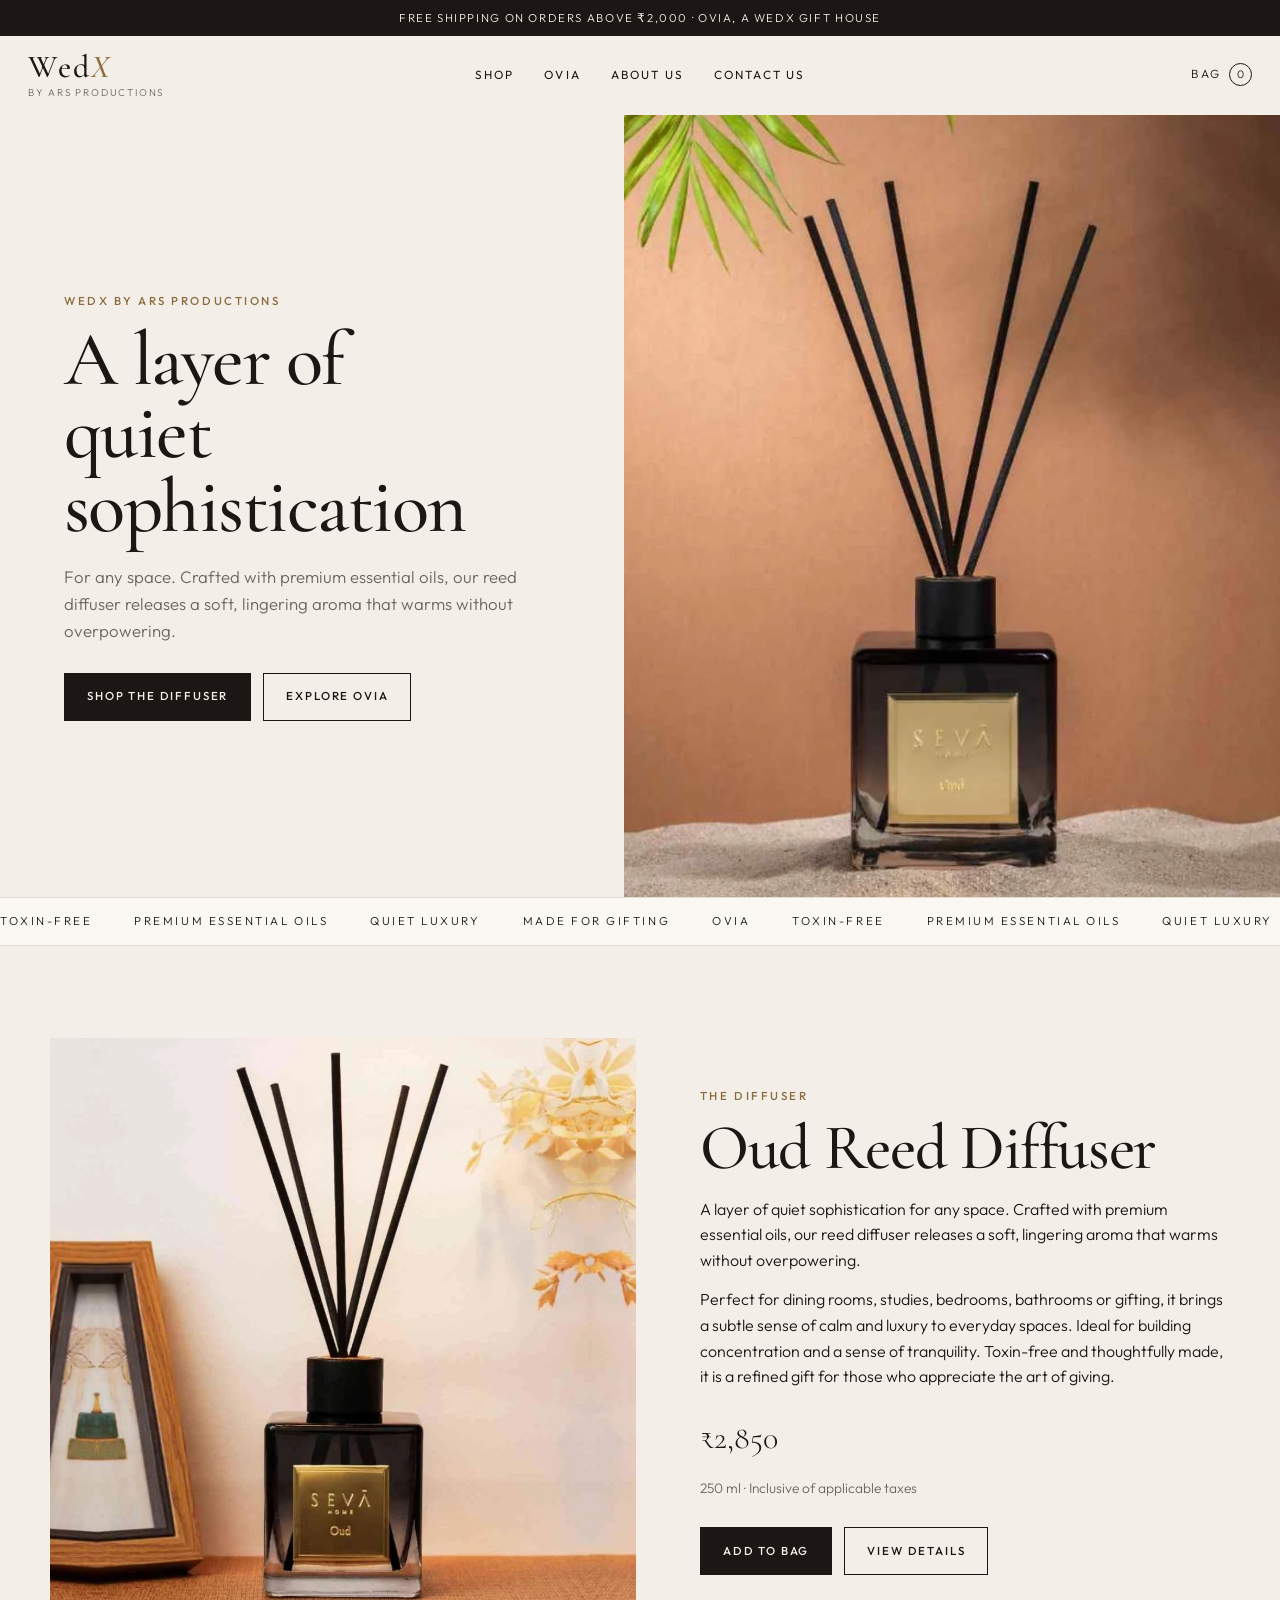
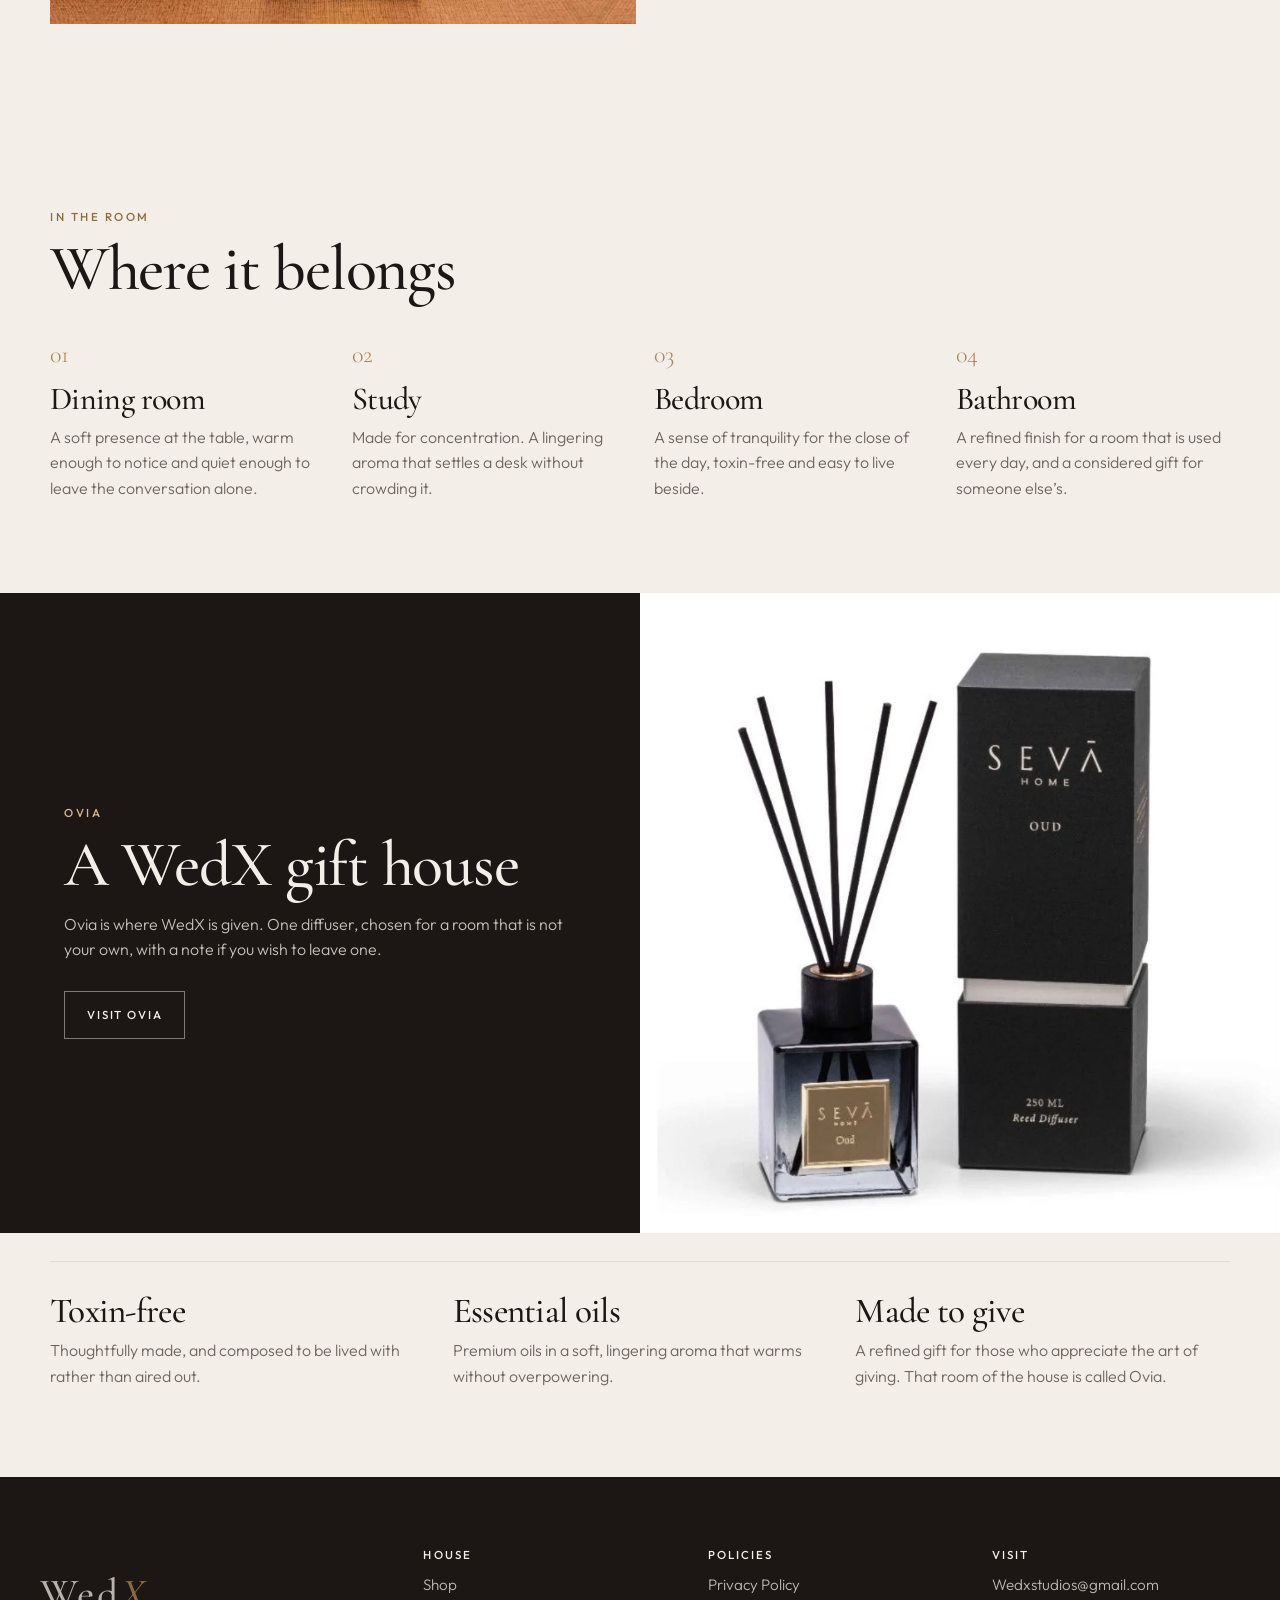
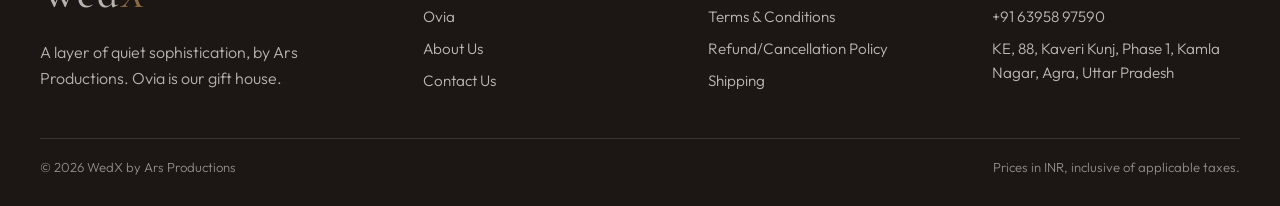
<file: index.html>
<!DOCTYPE html>
<html lang="en">
<head>
  <meta charset="utf-8">
  <meta name="viewport" content="width=device-width, initial-scale=1">
  <title>WedX by Ars Productions</title>
  <meta name="description" content="WedX by Ars Productions. A reed diffuser of quiet sophistication, and Ovia, a WedX gift house.">
  <meta name="theme-color" content="#f3efe8">
  <link rel="icon" href="favicon.svg" type="image/svg+xml">
  <link rel="preconnect" href="https://fonts.googleapis.com">
  <link rel="preconnect" href="https://fonts.gstatic.com" crossorigin>
  <link href="https://fonts.googleapis.com/css2?family=Cormorant+Garamond:ital,wght@0,500;0,600;1,500&family=Outfit:wght@300;400;500;600&display=swap" rel="stylesheet">
  <link rel="stylesheet" href="css/styles.css">
</head>
<body>
  <a class="skip" href="#main">Skip to content</a>
  <header class="header">
    <div class="announce">
      <p>Free shipping on orders above <span data-threshold>₹2,000</span> <span aria-hidden="true">·</span> Ovia, a WedX gift house</p>
    </div>
    <div class="bar">
      <button class="menu-btn" type="button" data-menu aria-expanded="false" aria-controls="site-nav">
        <span></span>
        <span></span>
        <span class="sr">Menu</span>
      </button>
      <a class="logo" href="index.html" aria-current="page">
        <span class="logo-mark">Wed<em>X</em></span>
        <span class="logo-sub">by Ars Productions</span>
      </a>
      <nav id="site-nav" class="nav" data-nav>
        <a href="shop.html">Shop</a>
        <a href="ovia.html">Ovia</a>
        <a href="about.html">About Us</a>
        <a href="contact.html">Contact Us</a>
      </nav>
      <a class="bag" href="checkout.html">Bag <span data-cart-count>0</span></a>
    </div>
  </header>
  <button class="backdrop" type="button" data-backdrop hidden aria-label="Close menu"></button>

  <main id="main">
    <section class="hero">
      <div class="hero-copy">
        <p class="eyebrow">WedX by Ars Productions</p>
        <h1>A layer of quiet sophistication</h1>
        <p class="lede">For any space. Crafted with premium essential oils, our reed diffuser releases a soft, lingering aroma that warms without overpowering.</p>
        <div class="actions">
          <a class="btn" href="product.html">Shop the diffuser</a>
          <a class="btn btn-line" href="ovia.html">Explore Ovia</a>
        </div>
      </div>
      <div class="hero-media">
        <img src="images/image2.jpeg" width="1080" height="1080" alt="Black glass reed diffuser with black reeds against a warm wall" fetchpriority="high">
      </div>
    </section>

    <div class="marquee" aria-hidden="true">
      <div class="marquee-track">
        <span>Toxin-free</span>
        <span>Premium essential oils</span>
        <span>Quiet luxury</span>
        <span>Made for gifting</span>
        <span>Ovia</span>
        <span>Toxin-free</span>
        <span>Premium essential oils</span>
        <span>Quiet luxury</span>
        <span>Made for gifting</span>
        <span>Ovia</span>
      </div>
    </div>

    <section class="section">
      <div class="wrap split" data-product>
        <a class="media" href="product.html">
          <img src="images/image1.jpeg" width="1080" height="1080" alt="Black glass reed diffuser with tall black reeds on a linen surface">
        </a>
        <div class="copy">
          <p class="eyebrow">The diffuser</p>
          <h2>Oud Reed Diffuser</h2>
          <div class="stack">
            <p>A layer of quiet sophistication for any space. Crafted with premium essential oils, our reed diffuser releases a soft, lingering aroma that warms without overpowering.</p>
            <p>Perfect for dining rooms, studies, bedrooms, bathrooms or gifting, it brings a subtle sense of calm and luxury to everyday spaces. Ideal for building concentration and a sense of tranquility. Toxin-free and thoughtfully made, it is a refined gift for those who appreciate the art of giving.</p>
          </div>
          <p class="price"><span data-price>₹2,850</span></p>
          <p class="meta">250 ml · Inclusive of applicable taxes</p>
          <div class="actions">
            <button class="btn" type="button" data-add>Add to bag</button>
            <a class="btn btn-line" href="product.html">View details</a>
          </div>
        </div>
      </div>
    </section>

    <section class="section rooms">
      <div class="wrap">
        <p class="eyebrow">In the room</p>
        <h2>Where it belongs</h2>
        <div class="room-grid">
          <article>
            <span>01</span>
            <h3>Dining room</h3>
            <p>A soft presence at the table, warm enough to notice and quiet enough to leave the conversation alone.</p>
          </article>
          <article>
            <span>02</span>
            <h3>Study</h3>
            <p>Made for concentration. A lingering aroma that settles a desk without crowding it.</p>
          </article>
          <article>
            <span>03</span>
            <h3>Bedroom</h3>
            <p>A sense of tranquility for the close of the day, toxin-free and easy to live beside.</p>
          </article>
          <article>
            <span>04</span>
            <h3>Bathroom</h3>
            <p>A refined finish for a room that is used every day, and a considered gift for someone else’s.</p>
          </article>
        </div>
      </div>
    </section>

    <section class="band">
      <div class="band-copy">
        <p class="eyebrow">Ovia</p>
        <h2>A WedX gift house</h2>
        <p>Ovia is where WedX is given. One diffuser, chosen for a room that is not your own, with a note if you wish to leave one.</p>
        <div class="actions">
          <a class="btn btn-light" href="ovia.html">Visit Ovia</a>
        </div>
      </div>
      <img src="images/image3.jpeg" width="1080" height="1080" alt="Reed diffuser beside its tall black gift box">
    </section>

    <section class="promises">
      <div class="wrap promise-grid">
        <article>
          <h2>Toxin-free</h2>
          <p>Thoughtfully made, and composed to be lived with rather than aired out.</p>
        </article>
        <article>
          <h2>Essential oils</h2>
          <p>Premium oils in a soft, lingering aroma that warms without overpowering.</p>
        </article>
        <article>
          <h2>Made to give</h2>
          <p>A refined gift for those who appreciate the art of giving. That room of the house is called Ovia.</p>
        </article>
      </div>
    </section>
  </main>

  <footer class="footer">
    <div class="footer-brand">
      <p class="logo-mark">Wed<em>X</em></p>
      <p>A layer of quiet sophistication, by Ars Productions. Ovia is our gift house.</p>
    </div>
    <div class="footer-col">
      <h2>House</h2>
      <a href="shop.html">Shop</a>
      <a href="ovia.html">Ovia</a>
      <a href="about.html">About Us</a>
      <a href="contact.html">Contact Us</a>
    </div>
    <div class="footer-col">
      <h2>Policies</h2>
      <a href="privacy.html">Privacy Policy</a>
      <a href="terms.html">Terms &amp; Conditions</a>
      <a href="refunds.html">Refund/Cancellation Policy</a>
      <a href="shipping.html">Shipping</a>
    </div>
    <div class="footer-col">
      <h2>Visit</h2>
      <a data-mail href="mailto:Wedxstudios@gmail.com">Wedxstudios@gmail.com</a>
      <a data-phone href="tel:+916395897590">+91 63958 97590</a>
      <p data-bind="address">KE, 88, Kaveri Kunj, Phase 1, Kamla Nagar, Agra, Uttar Pradesh</p>
    </div>
    <div class="footer-base">
      <p>© <span data-year>2026</span> <span data-bind="legal">WedX by Ars Productions</span></p>
      <p>Prices in INR, inclusive of applicable taxes.</p>
    </div>
  </footer>
  <script src="js/config.js"></script>
  <script src="js/cart.js"></script>
  <script src="js/site.js"></script>
</body>
</html>
</file>
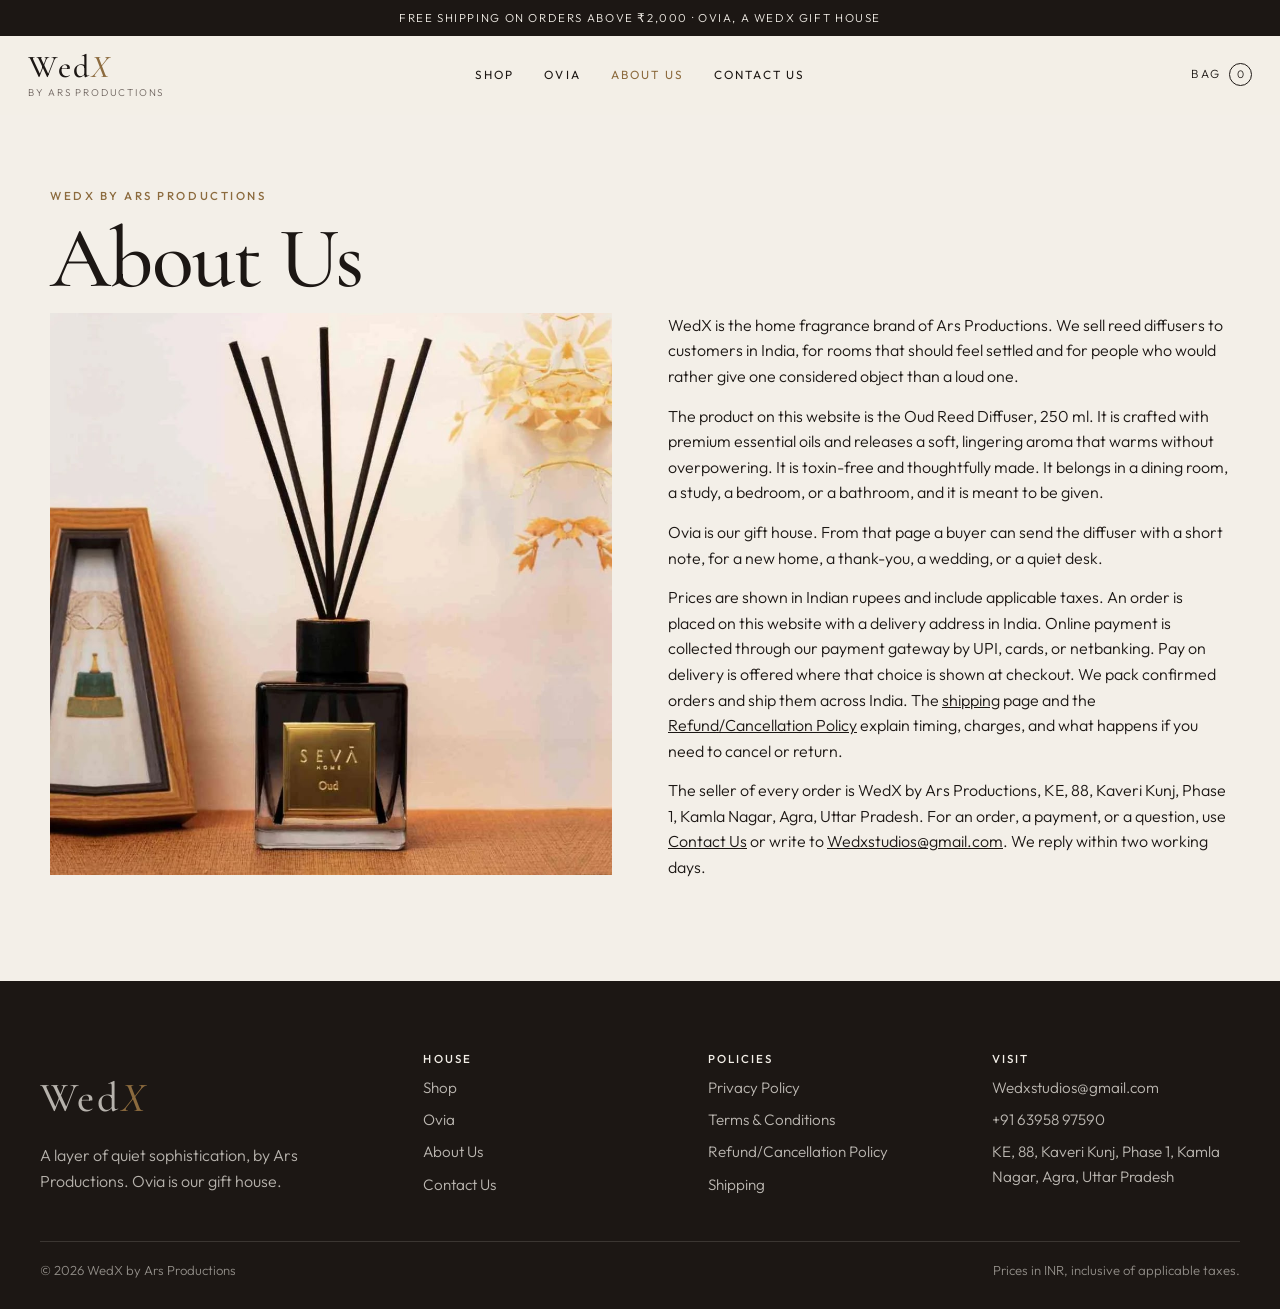
<file: about.html>
<!DOCTYPE html>
<html lang="en">
<head>
  <meta charset="utf-8">
  <meta name="viewport" content="width=device-width, initial-scale=1">
  <title>About Us — WedX by Ars Productions</title>
  <meta name="description" content="About Us. WedX is the home fragrance brand of Ars Productions. We sell reed diffusers in India, and Ovia is our gift house.">
  <meta name="theme-color" content="#f3efe8">
  <link rel="icon" href="favicon.svg" type="image/svg+xml">
  <link rel="preconnect" href="https://fonts.googleapis.com">
  <link rel="preconnect" href="https://fonts.gstatic.com" crossorigin>
  <link href="https://fonts.googleapis.com/css2?family=Cormorant+Garamond:ital,wght@0,500;0,600;1,500&family=Outfit:wght@300;400;500;600&display=swap" rel="stylesheet">
  <link rel="stylesheet" href="css/styles.css">
</head>
<body>
  <a class="skip" href="#main">Skip to content</a>
  <header class="header">
    <div class="announce">
      <p>Free shipping on orders above <span data-threshold>₹2,000</span> <span aria-hidden="true">·</span> Ovia, a WedX gift house</p>
    </div>
    <div class="bar">
      <button class="menu-btn" type="button" data-menu aria-expanded="false" aria-controls="site-nav">
        <span></span>
        <span></span>
        <span class="sr">Menu</span>
      </button>
      <a class="logo" href="index.html">
        <span class="logo-mark">Wed<em>X</em></span>
        <span class="logo-sub">by Ars Productions</span>
      </a>
      <nav id="site-nav" class="nav" data-nav>
        <a href="shop.html">Shop</a>
        <a href="ovia.html">Ovia</a>
        <a href="about.html" aria-current="page">About Us</a>
        <a href="contact.html">Contact Us</a>
      </nav>
      <a class="bag" href="checkout.html">Bag <span data-cart-count>0</span></a>
    </div>
  </header>
  <button class="backdrop" type="button" data-backdrop hidden aria-label="Close menu"></button>

  <main id="main">
    <header class="page-intro">
      <div class="wrap">
        <p class="eyebrow">WedX by Ars Productions</p>
        <h1>About Us</h1>
      </div>
    </header>
    <section class="wrap story-grid">
      <div class="media">
        <img src="images/image1.jpeg" width="1080" height="1080" alt="Black glass reed diffuser with tall black reeds on a linen surface">
      </div>
      <div class="stack">
        <p>WedX is the home fragrance brand of Ars Productions. We sell reed diffusers to customers in India, for rooms that should feel settled and for people who would rather give one considered object than a loud one.</p>
        <p>The product on this website is the Oud Reed Diffuser, 250 ml. It is crafted with premium essential oils and releases a soft, lingering aroma that warms without overpowering. It is toxin-free and thoughtfully made. It belongs in a dining room, a study, a bedroom, or a bathroom, and it is meant to be given.</p>
        <p>Ovia is our gift house. From that page a buyer can send the diffuser with a short note, for a new home, a thank-you, a wedding, or a quiet desk.</p>
        <p>Prices are shown in Indian rupees and include applicable taxes. An order is placed on this website with a delivery address in India. Online payment is collected through our payment gateway by UPI, cards, or netbanking. Pay on delivery is offered where that choice is shown at checkout. We pack confirmed orders and ship them across India. The <a href="shipping.html">shipping</a> page and the <a href="refunds.html">Refund/Cancellation Policy</a> explain timing, charges, and what happens if you need to cancel or return.</p>
        <p>The seller of every order is <span data-bind="legal">WedX by Ars Productions</span>, <span data-bind="address">KE, 88, Kaveri Kunj, Phase 1, Kamla Nagar, Agra, Uttar Pradesh</span>. For an order, a payment, or a question, use <a href="contact.html">Contact Us</a> or write to <a data-mail href="mailto:Wedxstudios@gmail.com">Wedxstudios@gmail.com</a>. We reply within two working days.</p>
      </div>
    </section>
  </main>

  <footer class="footer">
    <div class="footer-brand">
      <p class="logo-mark">Wed<em>X</em></p>
      <p>A layer of quiet sophistication, by Ars Productions. Ovia is our gift house.</p>
    </div>
    <div class="footer-col">
      <h2>House</h2>
      <a href="shop.html">Shop</a>
      <a href="ovia.html">Ovia</a>
      <a href="about.html">About Us</a>
      <a href="contact.html">Contact Us</a>
    </div>
    <div class="footer-col">
      <h2>Policies</h2>
      <a href="privacy.html">Privacy Policy</a>
      <a href="terms.html">Terms &amp; Conditions</a>
      <a href="refunds.html">Refund/Cancellation Policy</a>
      <a href="shipping.html">Shipping</a>
    </div>
    <div class="footer-col">
      <h2>Visit</h2>
      <a data-mail href="mailto:Wedxstudios@gmail.com">Wedxstudios@gmail.com</a>
      <a data-phone href="tel:+916395897590">+91 63958 97590</a>
      <p data-bind="address">KE, 88, Kaveri Kunj, Phase 1, Kamla Nagar, Agra, Uttar Pradesh</p>
    </div>
    <div class="footer-base">
      <p>© <span data-year>2026</span> <span data-bind="legal">WedX by Ars Productions</span></p>
      <p>Prices in INR, inclusive of applicable taxes.</p>
    </div>
  </footer>
  <script src="js/config.js"></script>
  <script src="js/cart.js"></script>
  <script src="js/site.js"></script>
</body>
</html>
</file>
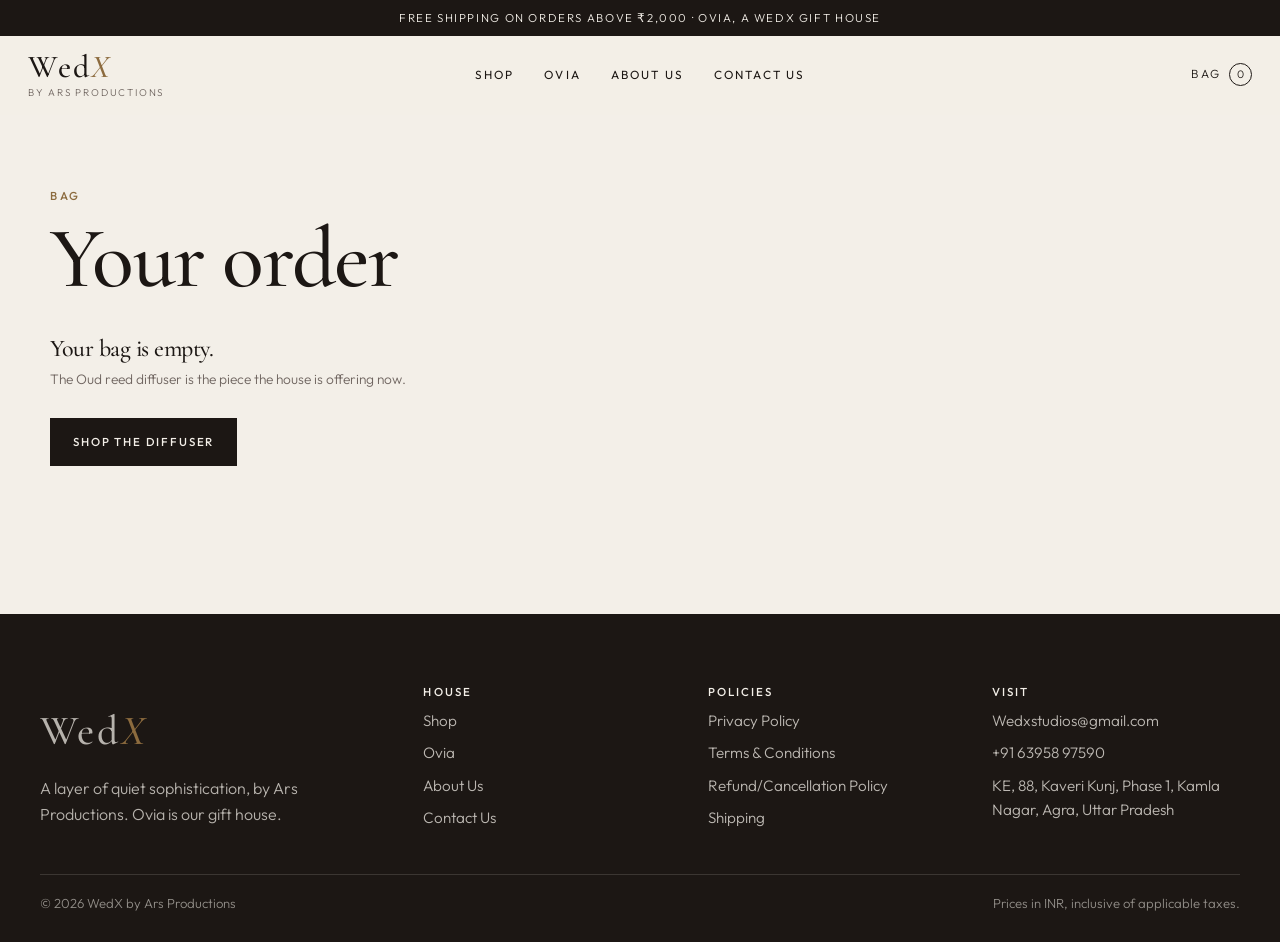
<file: checkout.html>
<!DOCTYPE html>
<html lang="en">
<head>
  <meta charset="utf-8">
  <meta name="viewport" content="width=device-width, initial-scale=1">
  <title>Your bag — WedX</title>
  <meta name="description" content="Review your WedX order and place it for payment.">
  <meta name="theme-color" content="#f3efe8">
  <link rel="icon" href="favicon.svg" type="image/svg+xml">
  <link rel="preconnect" href="https://fonts.googleapis.com">
  <link rel="preconnect" href="https://fonts.gstatic.com" crossorigin>
  <link href="https://fonts.googleapis.com/css2?family=Cormorant+Garamond:ital,wght@0,500;0,600;1,500&family=Outfit:wght@300;400;500;600&display=swap" rel="stylesheet">
  <link rel="stylesheet" href="css/styles.css">
</head>
<body>
  <a class="skip" href="#main">Skip to content</a>
  <header class="header">
    <div class="announce">
      <p>Free shipping on orders above <span data-threshold>₹2,000</span> <span aria-hidden="true">·</span> Ovia, a WedX gift house</p>
    </div>
    <div class="bar">
      <button class="menu-btn" type="button" data-menu aria-expanded="false" aria-controls="site-nav">
        <span></span>
        <span></span>
        <span class="sr">Menu</span>
      </button>
      <a class="logo" href="index.html">
        <span class="logo-mark">Wed<em>X</em></span>
        <span class="logo-sub">by Ars Productions</span>
      </a>
      <nav id="site-nav" class="nav" data-nav>
        <a href="shop.html">Shop</a>
        <a href="ovia.html">Ovia</a>
        <a href="about.html">About Us</a>
        <a href="contact.html">Contact Us</a>
      </nav>
      <a class="bag" href="checkout.html" aria-current="page">Bag <span data-cart-count>0</span></a>
    </div>
  </header>
  <button class="backdrop" type="button" data-backdrop hidden aria-label="Close menu"></button>

  <main id="main">
    <header class="page-intro">
      <div class="wrap">
        <p class="eyebrow">Bag</p>
        <h1>Your order</h1>
      </div>
    </header>
    <section class="wrap checkout-grid" data-checkout>
      <div>
        <div data-lines></div>
        <div class="empty" data-empty>
          <h2>Your bag is empty.</h2>
          <p class="fine">The Oud reed diffuser is the piece the house is offering now.</p>
          <div class="actions">
            <a class="btn" href="product.html">Shop the diffuser</a>
          </div>
        </div>
      </div>
      <aside class="summary" data-summary hidden>
        <h2>Checkout</h2>
        <dl class="totals">
          <div><dt>Subtotal</dt><dd data-sub>—</dd></div>
          <div><dt>Shipping</dt><dd data-ship>—</dd></div>
          <div><dt>Total</dt><dd data-total>—</dd></div>
        </dl>
        <form data-checkout-form>
          <p class="form-error" data-form-error hidden></p>
          <div class="field">
            <label for="full-name">Full name</label>
            <input id="full-name" name="name" autocomplete="name" required maxlength="80">
          </div>
          <div class="field">
            <label for="order-email">Email</label>
            <input id="order-email" name="email" type="email" autocomplete="email" required maxlength="120">
          </div>
          <div class="field">
            <label for="order-phone">Mobile</label>
            <input id="order-phone" name="phone" type="tel" autocomplete="tel" inputmode="numeric" required maxlength="16" placeholder="10-digit mobile">
          </div>
          <div class="field">
            <label for="order-address">Address</label>
            <textarea id="order-address" name="address" autocomplete="street-address" required maxlength="180" rows="3"></textarea>
          </div>
          <div class="field-row">
            <div class="field">
              <label for="city">City</label>
              <input id="city" name="city" autocomplete="address-level2" required maxlength="60">
            </div>
            <div class="field">
              <label for="state">State</label>
              <input id="state" name="state" autocomplete="address-level1" required maxlength="60">
            </div>
          </div>
          <div class="field">
            <label for="pin">PIN code</label>
            <input id="pin" name="pin" inputmode="numeric" autocomplete="postal-code" required maxlength="6" pattern="[0-9]{6}">
          </div>
          <fieldset class="pay">
            <legend>Payment</legend>
            <label><input type="radio" name="pay" value="online" checked> Pay online — UPI, cards, netbanking</label>
            <label><input type="radio" name="pay" value="cod"> Pay on delivery</label>
          </fieldset>
          <label class="check">
            <input type="checkbox" name="agree" required>
            <span>I agree to the <a href="terms.html">Terms &amp; Conditions</a> and the <a href="refunds.html">Refund/Cancellation Policy</a>.</span>
          </label>
          <button class="btn btn-block" type="submit">Place order</button>
          <p class="fine">Nothing is charged on this page. An online order is confirmed by a secure payment link. Pay on delivery is collected when the order arrives.</p>
        </form>
      </aside>
    </section>
    <section class="receipt" data-receipt hidden></section>
  </main>

  <footer class="footer">
    <div class="footer-brand">
      <p class="logo-mark">Wed<em>X</em></p>
      <p>A layer of quiet sophistication, by Ars Productions. Ovia is our gift house.</p>
    </div>
    <div class="footer-col">
      <h2>House</h2>
      <a href="shop.html">Shop</a>
      <a href="ovia.html">Ovia</a>
      <a href="about.html">About Us</a>
      <a href="contact.html">Contact Us</a>
    </div>
    <div class="footer-col">
      <h2>Policies</h2>
      <a href="privacy.html">Privacy Policy</a>
      <a href="terms.html">Terms &amp; Conditions</a>
      <a href="refunds.html">Refund/Cancellation Policy</a>
      <a href="shipping.html">Shipping</a>
    </div>
    <div class="footer-col">
      <h2>Visit</h2>
      <a data-mail href="mailto:Wedxstudios@gmail.com">Wedxstudios@gmail.com</a>
      <a data-phone href="tel:+916395897590">+91 63958 97590</a>
      <p data-bind="address">KE, 88, Kaveri Kunj, Phase 1, Kamla Nagar, Agra, Uttar Pradesh</p>
    </div>
    <div class="footer-base">
      <p>© <span data-year>2026</span> <span data-bind="legal">WedX by Ars Productions</span></p>
      <p>Prices in INR, inclusive of applicable taxes.</p>
    </div>
  </footer>
  <script src="js/config.js"></script>
  <script src="js/cart.js"></script>
  <script src="js/site.js"></script>
</body>
</html>
</file>
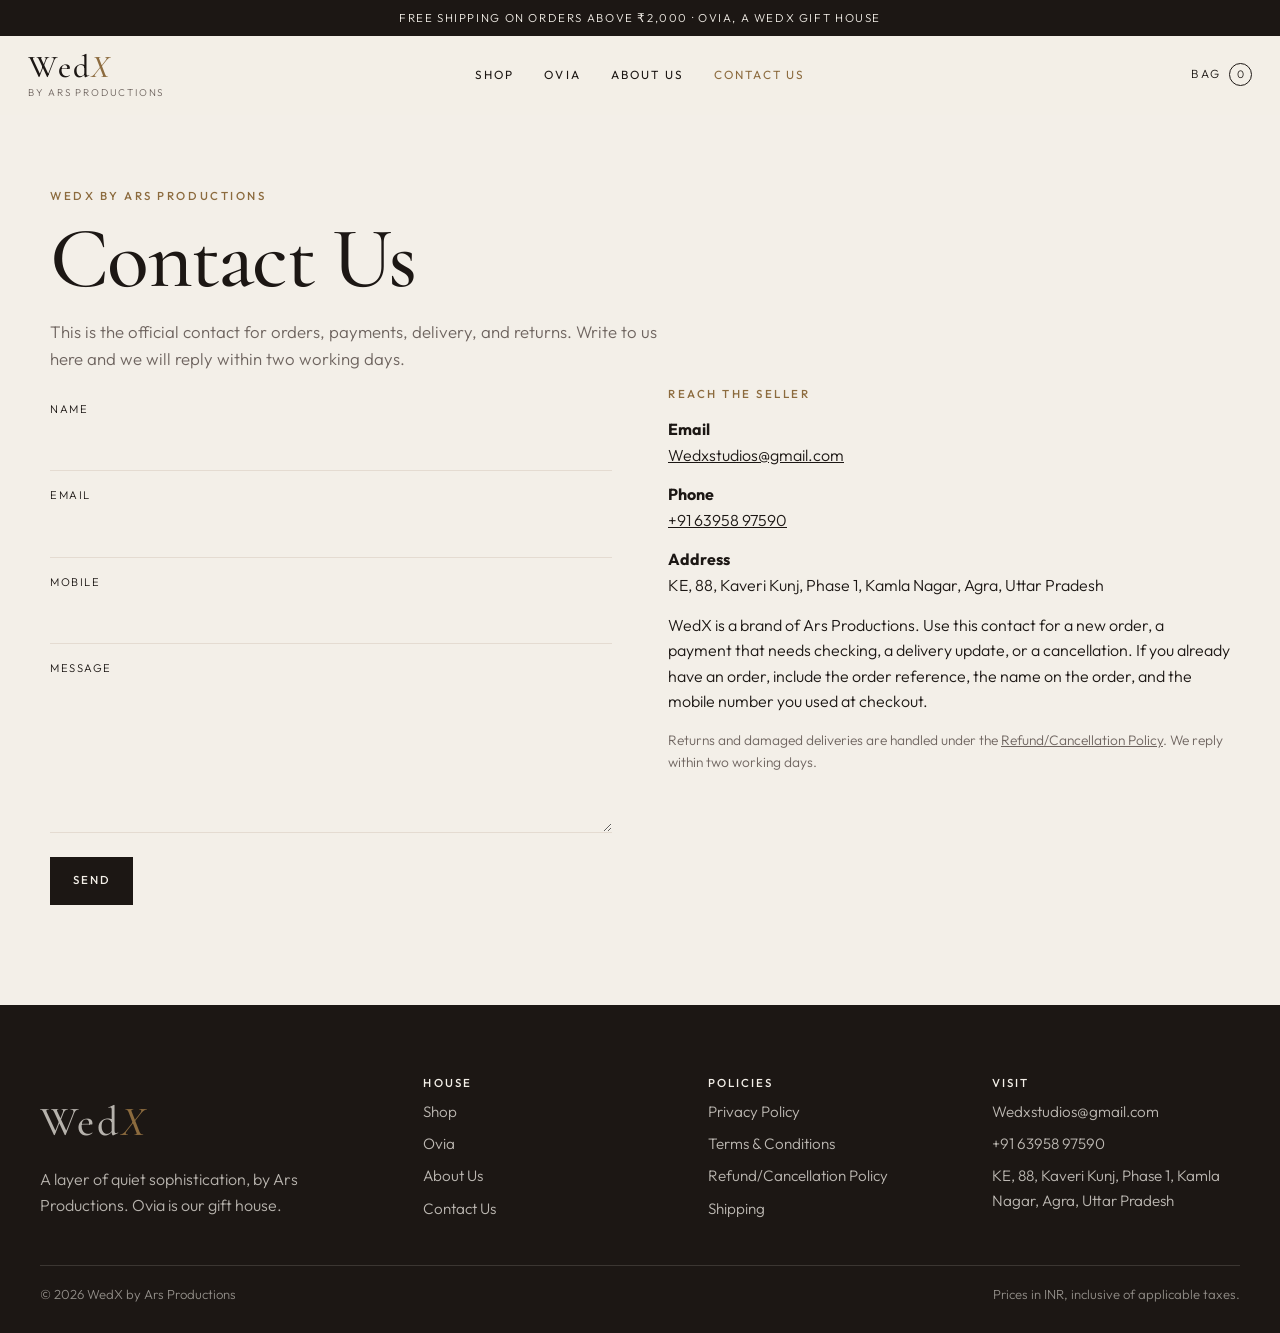
<file: contact.html>
<!DOCTYPE html>
<html lang="en">
<head>
  <meta charset="utf-8">
  <meta name="viewport" content="width=device-width, initial-scale=1">
  <title>Contact Us — WedX by Ars Productions</title>
  <meta name="description" content="Contact Us. Email, phone, and address for WedX by Ars Productions. We reply within two working days.">
  <meta name="theme-color" content="#f3efe8">
  <link rel="icon" href="favicon.svg" type="image/svg+xml">
  <link rel="preconnect" href="https://fonts.googleapis.com">
  <link rel="preconnect" href="https://fonts.gstatic.com" crossorigin>
  <link href="https://fonts.googleapis.com/css2?family=Cormorant+Garamond:ital,wght@0,500;0,600;1,500&family=Outfit:wght@300;400;500;600&display=swap" rel="stylesheet">
  <link rel="stylesheet" href="css/styles.css">
</head>
<body>
  <a class="skip" href="#main">Skip to content</a>
  <header class="header">
    <div class="announce">
      <p>Free shipping on orders above <span data-threshold>₹2,000</span> <span aria-hidden="true">·</span> Ovia, a WedX gift house</p>
    </div>
    <div class="bar">
      <button class="menu-btn" type="button" data-menu aria-expanded="false" aria-controls="site-nav">
        <span></span>
        <span></span>
        <span class="sr">Menu</span>
      </button>
      <a class="logo" href="index.html">
        <span class="logo-mark">Wed<em>X</em></span>
        <span class="logo-sub">by Ars Productions</span>
      </a>
      <nav id="site-nav" class="nav" data-nav>
        <a href="shop.html">Shop</a>
        <a href="ovia.html">Ovia</a>
        <a href="about.html">About Us</a>
        <a href="contact.html" aria-current="page">Contact Us</a>
      </nav>
      <a class="bag" href="checkout.html">Bag <span data-cart-count>0</span></a>
    </div>
  </header>
  <button class="backdrop" type="button" data-backdrop hidden aria-label="Close menu"></button>

  <main id="main">
    <header class="page-intro">
      <div class="wrap">
        <p class="eyebrow">WedX by Ars Productions</p>
        <h1>Contact Us</h1>
        <p class="lede">This is the official contact for orders, payments, delivery, and returns. Write to us here and we will reply within two working days.</p>
      </div>
    </header>
    <section class="wrap contact-grid">
      <form data-contact-form>
        <div class="field">
          <label for="name">Name</label>
          <input id="name" name="name" autocomplete="name" required maxlength="80">
        </div>
        <div class="field">
          <label for="email">Email</label>
          <input id="email" name="email" type="email" autocomplete="email" required maxlength="120">
        </div>
        <div class="field">
          <label for="phone">Mobile</label>
          <input id="phone" name="phone" type="tel" autocomplete="tel" maxlength="16">
        </div>
        <div class="field">
          <label for="message">Message</label>
          <textarea id="message" name="message" required maxlength="800" rows="5"></textarea>
        </div>
        <button class="btn" type="submit">Send</button>
      </form>
      <div data-contact-thanks hidden>
        <h2>Your note is ready.</h2>
        <p class="fine">If your email app did not open, write to us directly at the address beside this form.</p>
      </div>
      <aside class="stack">
        <p class="eyebrow">Reach the seller</p>
        <p><strong>Email</strong><br><a data-mail href="mailto:Wedxstudios@gmail.com">Wedxstudios@gmail.com</a></p>
        <p><strong>Phone</strong><br><a data-phone href="tel:+916395897590">+91 63958 97590</a></p>
        <p><strong>Address</strong><br><span data-bind="address">KE, 88, Kaveri Kunj, Phase 1, Kamla Nagar, Agra, Uttar Pradesh</span></p>
        <p>WedX is a brand of Ars Productions. Use this contact for a new order, a payment that needs checking, a delivery update, or a cancellation. If you already have an order, include the order reference, the name on the order, and the mobile number you used at checkout.</p>
        <p class="fine">Returns and damaged deliveries are handled under the <a href="refunds.html">Refund/Cancellation Policy</a>. We reply within two working days.</p>
      </aside>
    </section>
  </main>

  <footer class="footer">
    <div class="footer-brand">
      <p class="logo-mark">Wed<em>X</em></p>
      <p>A layer of quiet sophistication, by Ars Productions. Ovia is our gift house.</p>
    </div>
    <div class="footer-col">
      <h2>House</h2>
      <a href="shop.html">Shop</a>
      <a href="ovia.html">Ovia</a>
      <a href="about.html">About Us</a>
      <a href="contact.html">Contact Us</a>
    </div>
    <div class="footer-col">
      <h2>Policies</h2>
      <a href="privacy.html">Privacy Policy</a>
      <a href="terms.html">Terms &amp; Conditions</a>
      <a href="refunds.html">Refund/Cancellation Policy</a>
      <a href="shipping.html">Shipping</a>
    </div>
    <div class="footer-col">
      <h2>Visit</h2>
      <a data-mail href="mailto:Wedxstudios@gmail.com">Wedxstudios@gmail.com</a>
      <a data-phone href="tel:+916395897590">+91 63958 97590</a>
      <p data-bind="address">KE, 88, Kaveri Kunj, Phase 1, Kamla Nagar, Agra, Uttar Pradesh</p>
    </div>
    <div class="footer-base">
      <p>© <span data-year>2026</span> <span data-bind="legal">WedX by Ars Productions</span></p>
      <p>Prices in INR, inclusive of applicable taxes.</p>
    </div>
  </footer>
  <script src="js/config.js"></script>
  <script src="js/cart.js"></script>
  <script src="js/site.js"></script>
</body>
</html>
</file>
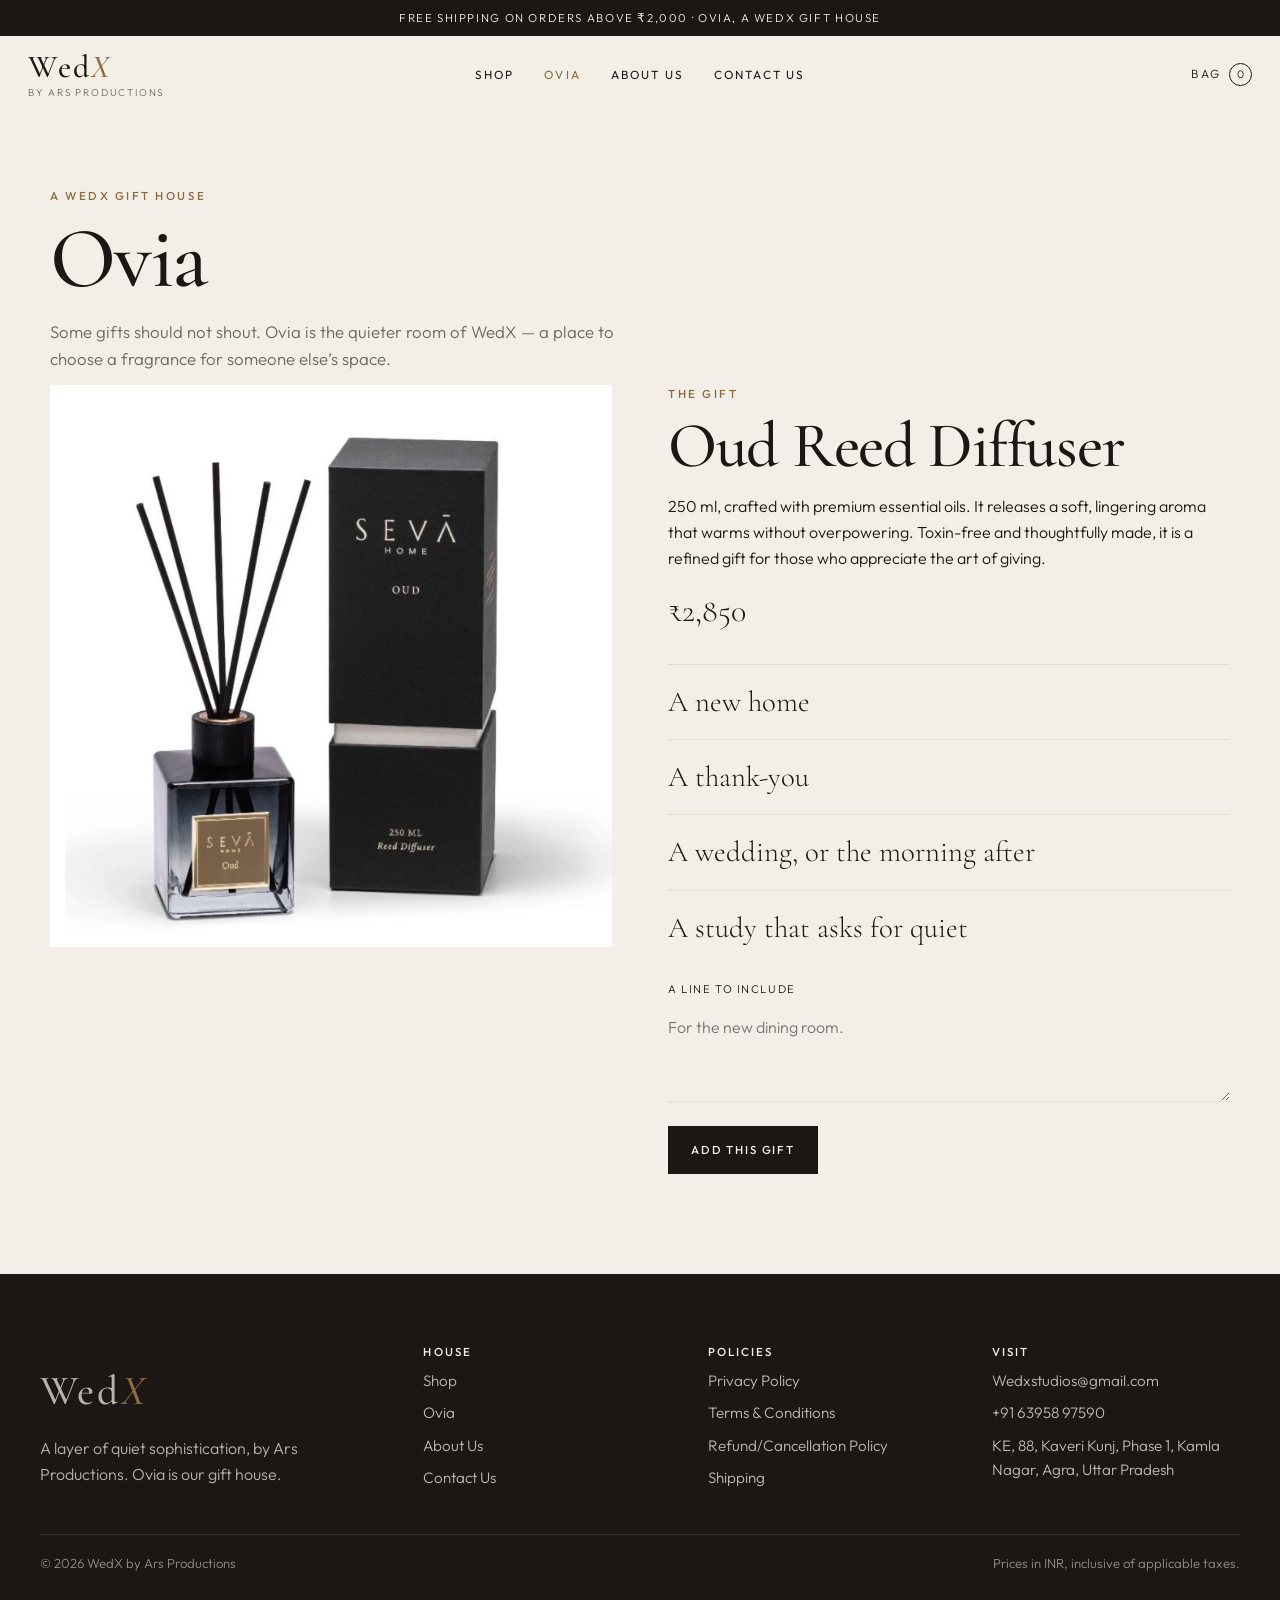
<file: ovia.html>
<!DOCTYPE html>
<html lang="en">
<head>
  <meta charset="utf-8">
  <meta name="viewport" content="width=device-width, initial-scale=1">
  <title>Ovia — A WedX Gift House</title>
  <meta name="description" content="Ovia is the gift house of WedX by Ars Productions. Give the Oud reed diffuser, with a note.">
  <meta name="theme-color" content="#f3efe8">
  <link rel="icon" href="favicon.svg" type="image/svg+xml">
  <link rel="preconnect" href="https://fonts.googleapis.com">
  <link rel="preconnect" href="https://fonts.gstatic.com" crossorigin>
  <link href="https://fonts.googleapis.com/css2?family=Cormorant+Garamond:ital,wght@0,500;0,600;1,500&family=Outfit:wght@300;400;500;600&display=swap" rel="stylesheet">
  <link rel="stylesheet" href="css/styles.css">
</head>
<body>
  <a class="skip" href="#main">Skip to content</a>
  <header class="header">
    <div class="announce">
      <p>Free shipping on orders above <span data-threshold>₹2,000</span> <span aria-hidden="true">·</span> Ovia, a WedX gift house</p>
    </div>
    <div class="bar">
      <button class="menu-btn" type="button" data-menu aria-expanded="false" aria-controls="site-nav">
        <span></span>
        <span></span>
        <span class="sr">Menu</span>
      </button>
      <a class="logo" href="index.html">
        <span class="logo-mark">Wed<em>X</em></span>
        <span class="logo-sub">by Ars Productions</span>
      </a>
      <nav id="site-nav" class="nav" data-nav>
        <a href="shop.html">Shop</a>
        <a href="ovia.html" aria-current="page">Ovia</a>
        <a href="about.html">About Us</a>
        <a href="contact.html">Contact Us</a>
      </nav>
      <a class="bag" href="checkout.html">Bag <span data-cart-count>0</span></a>
    </div>
  </header>
  <button class="backdrop" type="button" data-backdrop hidden aria-label="Close menu"></button>

  <main id="main">
    <header class="page-intro">
      <div class="wrap">
        <p class="eyebrow">A WedX gift house</p>
        <h1>Ovia</h1>
        <p class="lede">Some gifts should not shout. Ovia is the quieter room of WedX — a place to choose a fragrance for someone else’s space.</p>
      </div>
    </header>
    <section class="wrap ovia-grid">
      <div class="media">
        <img src="images/image3.jpeg" width="1080" height="1080" alt="Reed diffuser beside its tall black gift box">
      </div>
      <div class="copy" data-product>
        <p class="eyebrow">The gift</p>
        <h2>Oud Reed Diffuser</h2>
        <p>250 ml, crafted with premium essential oils. It releases a soft, lingering aroma that warms without overpowering. Toxin-free and thoughtfully made, it is a refined gift for those who appreciate the art of giving.</p>
        <p class="price"><span data-price>₹2,850</span></p>
        <ul class="occasion-list">
          <li>A new home</li>
          <li>A thank-you</li>
          <li>A wedding, or the morning after</li>
          <li>A study that asks for quiet</li>
        </ul>
        <form data-gift-form>
          <div class="field">
            <label for="ovia-note">A line to include</label>
            <textarea id="ovia-note" data-note maxlength="140" rows="3" placeholder="For the new dining room."></textarea>
          </div>
          <button class="btn" type="submit">Add this gift</button>
        </form>
      </div>
    </section>
  </main>

  <footer class="footer">
    <div class="footer-brand">
      <p class="logo-mark">Wed<em>X</em></p>
      <p>A layer of quiet sophistication, by Ars Productions. Ovia is our gift house.</p>
    </div>
    <div class="footer-col">
      <h2>House</h2>
      <a href="shop.html">Shop</a>
      <a href="ovia.html">Ovia</a>
      <a href="about.html">About Us</a>
      <a href="contact.html">Contact Us</a>
    </div>
    <div class="footer-col">
      <h2>Policies</h2>
      <a href="privacy.html">Privacy Policy</a>
      <a href="terms.html">Terms &amp; Conditions</a>
      <a href="refunds.html">Refund/Cancellation Policy</a>
      <a href="shipping.html">Shipping</a>
    </div>
    <div class="footer-col">
      <h2>Visit</h2>
      <a data-mail href="mailto:Wedxstudios@gmail.com">Wedxstudios@gmail.com</a>
      <a data-phone href="tel:+916395897590">+91 63958 97590</a>
      <p data-bind="address">KE, 88, Kaveri Kunj, Phase 1, Kamla Nagar, Agra, Uttar Pradesh</p>
    </div>
    <div class="footer-base">
      <p>© <span data-year>2026</span> <span data-bind="legal">WedX by Ars Productions</span></p>
      <p>Prices in INR, inclusive of applicable taxes.</p>
    </div>
  </footer>
  <script src="js/config.js"></script>
  <script src="js/cart.js"></script>
  <script src="js/site.js"></script>
</body>
</html>
</file>
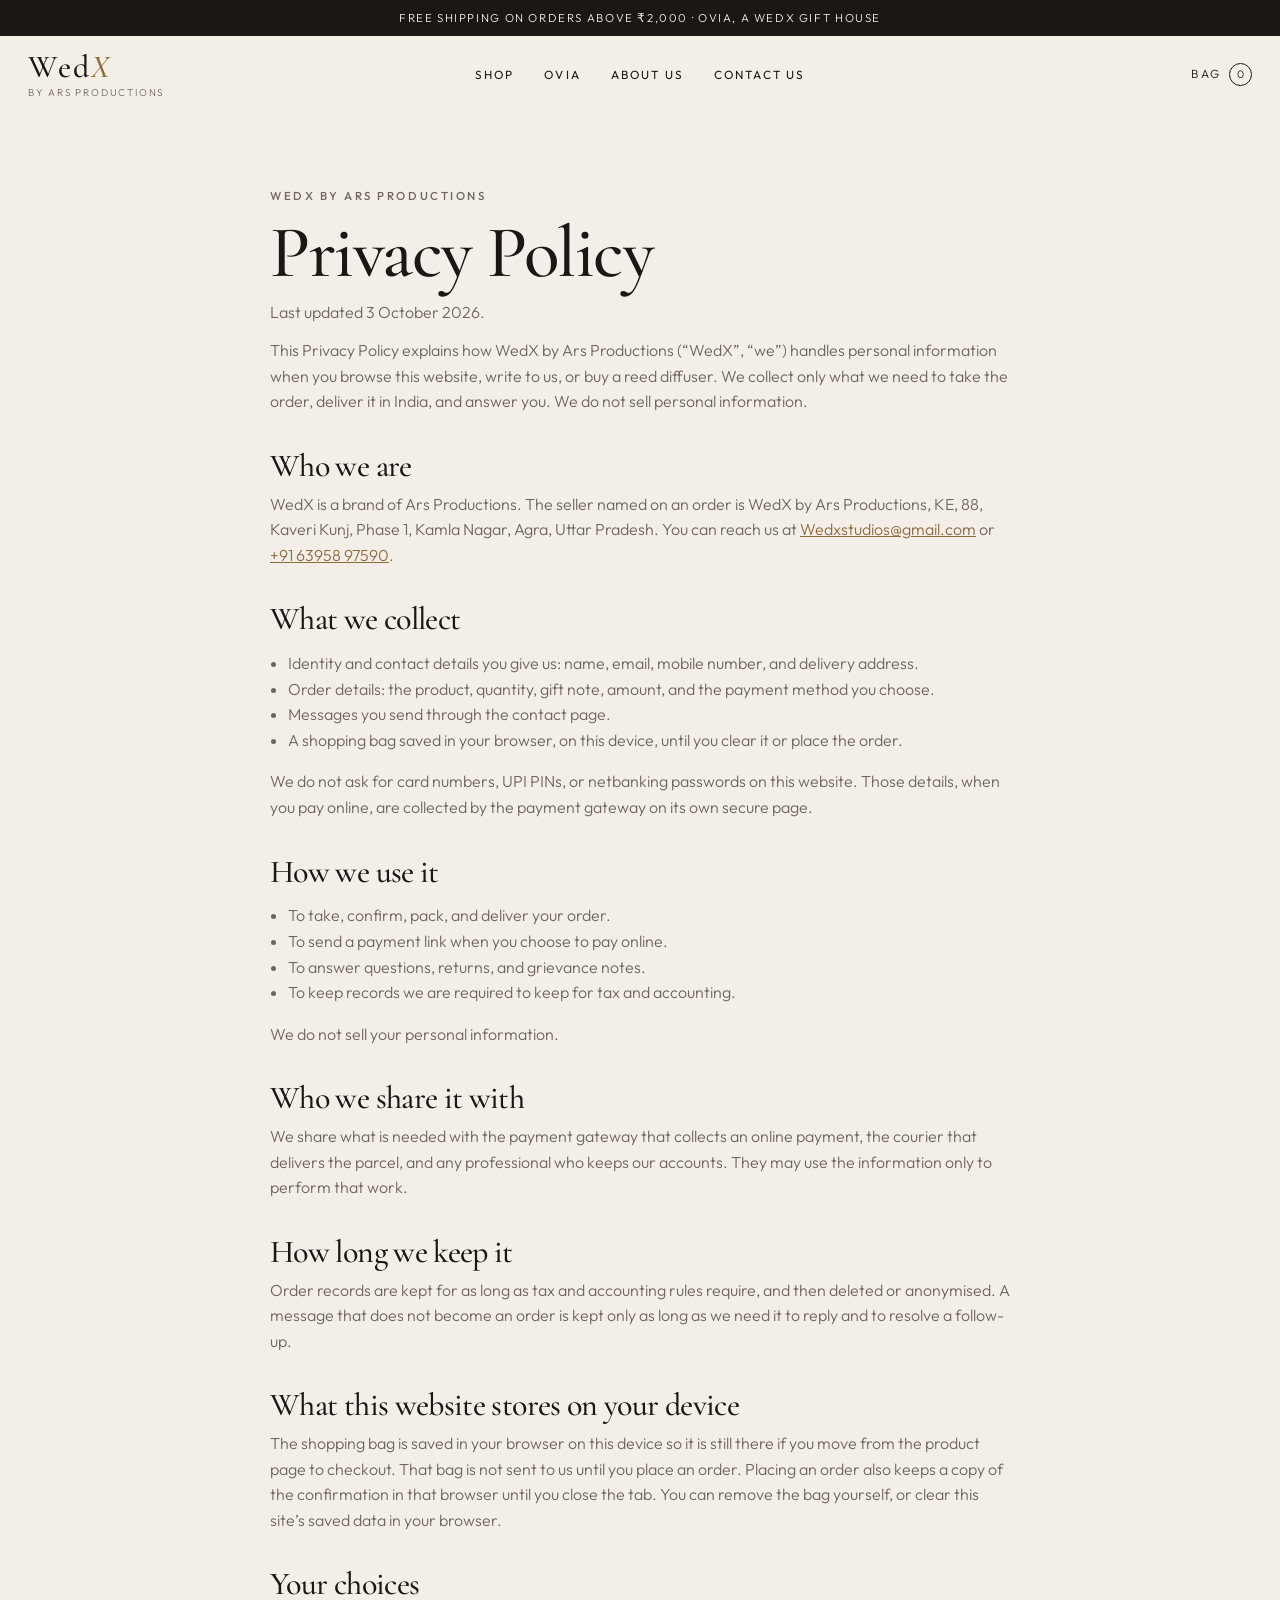
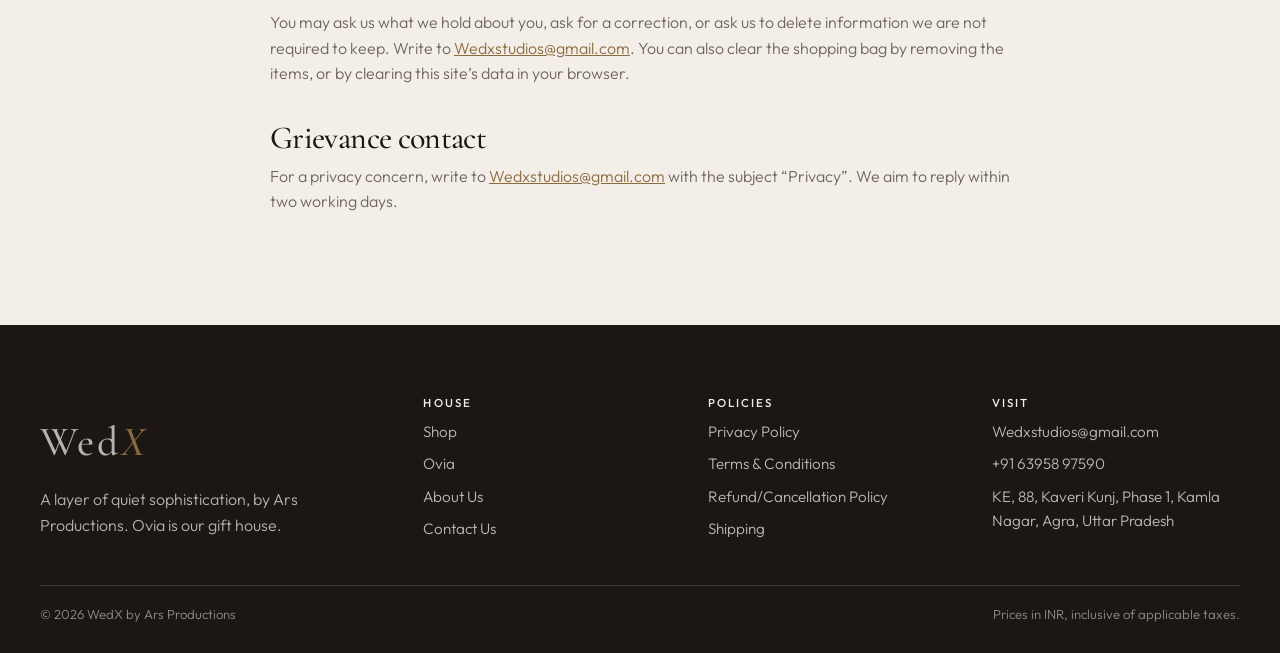
<file: privacy.html>
<!DOCTYPE html>
<html lang="en">
<head>
  <meta charset="utf-8">
  <meta name="viewport" content="width=device-width, initial-scale=1">
  <title>Privacy Policy — WedX by Ars Productions</title>
  <meta name="description" content="Privacy Policy of WedX by Ars Productions. What we collect when you order a reed diffuser, and how we use it.">
  <meta name="theme-color" content="#f3efe8">
  <link rel="icon" href="favicon.svg" type="image/svg+xml">
  <link rel="preconnect" href="https://fonts.googleapis.com">
  <link rel="preconnect" href="https://fonts.gstatic.com" crossorigin>
  <link href="https://fonts.googleapis.com/css2?family=Cormorant+Garamond:ital,wght@0,500;0,600;1,500&family=Outfit:wght@300;400;500;600&display=swap" rel="stylesheet">
  <link rel="stylesheet" href="css/styles.css">
</head>
<body>
  <a class="skip" href="#main">Skip to content</a>
  <header class="header">
    <div class="announce">
      <p>Free shipping on orders above <span data-threshold>₹2,000</span> <span aria-hidden="true">·</span> Ovia, a WedX gift house</p>
    </div>
    <div class="bar">
      <button class="menu-btn" type="button" data-menu aria-expanded="false" aria-controls="site-nav">
        <span></span>
        <span></span>
        <span class="sr">Menu</span>
      </button>
      <a class="logo" href="index.html">
        <span class="logo-mark">Wed<em>X</em></span>
        <span class="logo-sub">by Ars Productions</span>
      </a>
      <nav id="site-nav" class="nav" data-nav>
        <a href="shop.html">Shop</a>
        <a href="ovia.html">Ovia</a>
        <a href="about.html">About Us</a>
        <a href="contact.html">Contact Us</a>
      </nav>
      <a class="bag" href="checkout.html">Bag <span data-cart-count>0</span></a>
    </div>
  </header>
  <button class="backdrop" type="button" data-backdrop hidden aria-label="Close menu"></button>
  <main id="main" class="prose">
    <p class="eyebrow">WedX by Ars Productions</p>
    <h1>Privacy Policy</h1>
    <p>Last updated 3 October 2026.</p>
    <p>This Privacy Policy explains how <span data-bind="legal">WedX by Ars Productions</span> (“WedX”, “we”) handles personal information when you browse this website, write to us, or buy a reed diffuser. We collect only what we need to take the order, deliver it in India, and answer you. We do not sell personal information.</p>

    <h2>Who we are</h2>
    <p>WedX is a brand of Ars Productions. The seller named on an order is <span data-bind="legal">WedX by Ars Productions</span>, <span data-bind="address">KE, 88, Kaveri Kunj, Phase 1, Kamla Nagar, Agra, Uttar Pradesh</span>. You can reach us at <a data-mail href="mailto:Wedxstudios@gmail.com">Wedxstudios@gmail.com</a> or <a data-phone href="tel:+916395897590">+91 63958 97590</a>.</p>

    <h2>What we collect</h2>
    <ul>
      <li>Identity and contact details you give us: name, email, mobile number, and delivery address.</li>
      <li>Order details: the product, quantity, gift note, amount, and the payment method you choose.</li>
      <li>Messages you send through the contact page.</li>
      <li>A shopping bag saved in your browser, on this device, until you clear it or place the order.</li>
    </ul>
    <p>We do not ask for card numbers, UPI PINs, or netbanking passwords on this website. Those details, when you pay online, are collected by the payment gateway on its own secure page.</p>

    <h2>How we use it</h2>
    <ul>
      <li>To take, confirm, pack, and deliver your order.</li>
      <li>To send a payment link when you choose to pay online.</li>
      <li>To answer questions, returns, and grievance notes.</li>
      <li>To keep records we are required to keep for tax and accounting.</li>
    </ul>
    <p>We do not sell your personal information.</p>

    <h2>Who we share it with</h2>
    <p>We share what is needed with the payment gateway that collects an online payment, the courier that delivers the parcel, and any professional who keeps our accounts. They may use the information only to perform that work.</p>

    <h2>How long we keep it</h2>
    <p>Order records are kept for as long as tax and accounting rules require, and then deleted or anonymised. A message that does not become an order is kept only as long as we need it to reply and to resolve a follow-up.</p>

    <h2>What this website stores on your device</h2>
    <p>The shopping bag is saved in your browser on this device so it is still there if you move from the product page to checkout. That bag is not sent to us until you place an order. Placing an order also keeps a copy of the confirmation in that browser until you close the tab. You can remove the bag yourself, or clear this site’s saved data in your browser.</p>

    <h2>Your choices</h2>
    <p>You may ask us what we hold about you, ask for a correction, or ask us to delete information we are not required to keep. Write to <a data-mail href="mailto:Wedxstudios@gmail.com">Wedxstudios@gmail.com</a>. You can also clear the shopping bag by removing the items, or by clearing this site’s data in your browser.</p>

    <h2>Grievance contact</h2>
    <p>For a privacy concern, write to <a data-mail href="mailto:Wedxstudios@gmail.com">Wedxstudios@gmail.com</a> with the subject “Privacy”. We aim to reply within two working days.</p>
  </main>
  <footer class="footer">
    <div class="footer-brand">
      <p class="logo-mark">Wed<em>X</em></p>
      <p>A layer of quiet sophistication, by Ars Productions. Ovia is our gift house.</p>
    </div>
    <div class="footer-col">
      <h2>House</h2>
      <a href="shop.html">Shop</a>
      <a href="ovia.html">Ovia</a>
      <a href="about.html">About Us</a>
      <a href="contact.html">Contact Us</a>
    </div>
    <div class="footer-col">
      <h2>Policies</h2>
      <a href="privacy.html">Privacy Policy</a>
      <a href="terms.html">Terms &amp; Conditions</a>
      <a href="refunds.html">Refund/Cancellation Policy</a>
      <a href="shipping.html">Shipping</a>
    </div>
    <div class="footer-col">
      <h2>Visit</h2>
      <a data-mail href="mailto:Wedxstudios@gmail.com">Wedxstudios@gmail.com</a>
      <a data-phone href="tel:+916395897590">+91 63958 97590</a>
      <p data-bind="address">KE, 88, Kaveri Kunj, Phase 1, Kamla Nagar, Agra, Uttar Pradesh</p>
    </div>
    <div class="footer-base">
      <p>© <span data-year>2026</span> <span data-bind="legal">WedX by Ars Productions</span></p>
      <p>Prices in INR, inclusive of applicable taxes.</p>
    </div>
  </footer>
  <script src="js/config.js"></script>
  <script src="js/cart.js"></script>
  <script src="js/site.js"></script>
</body>
</html>
</file>
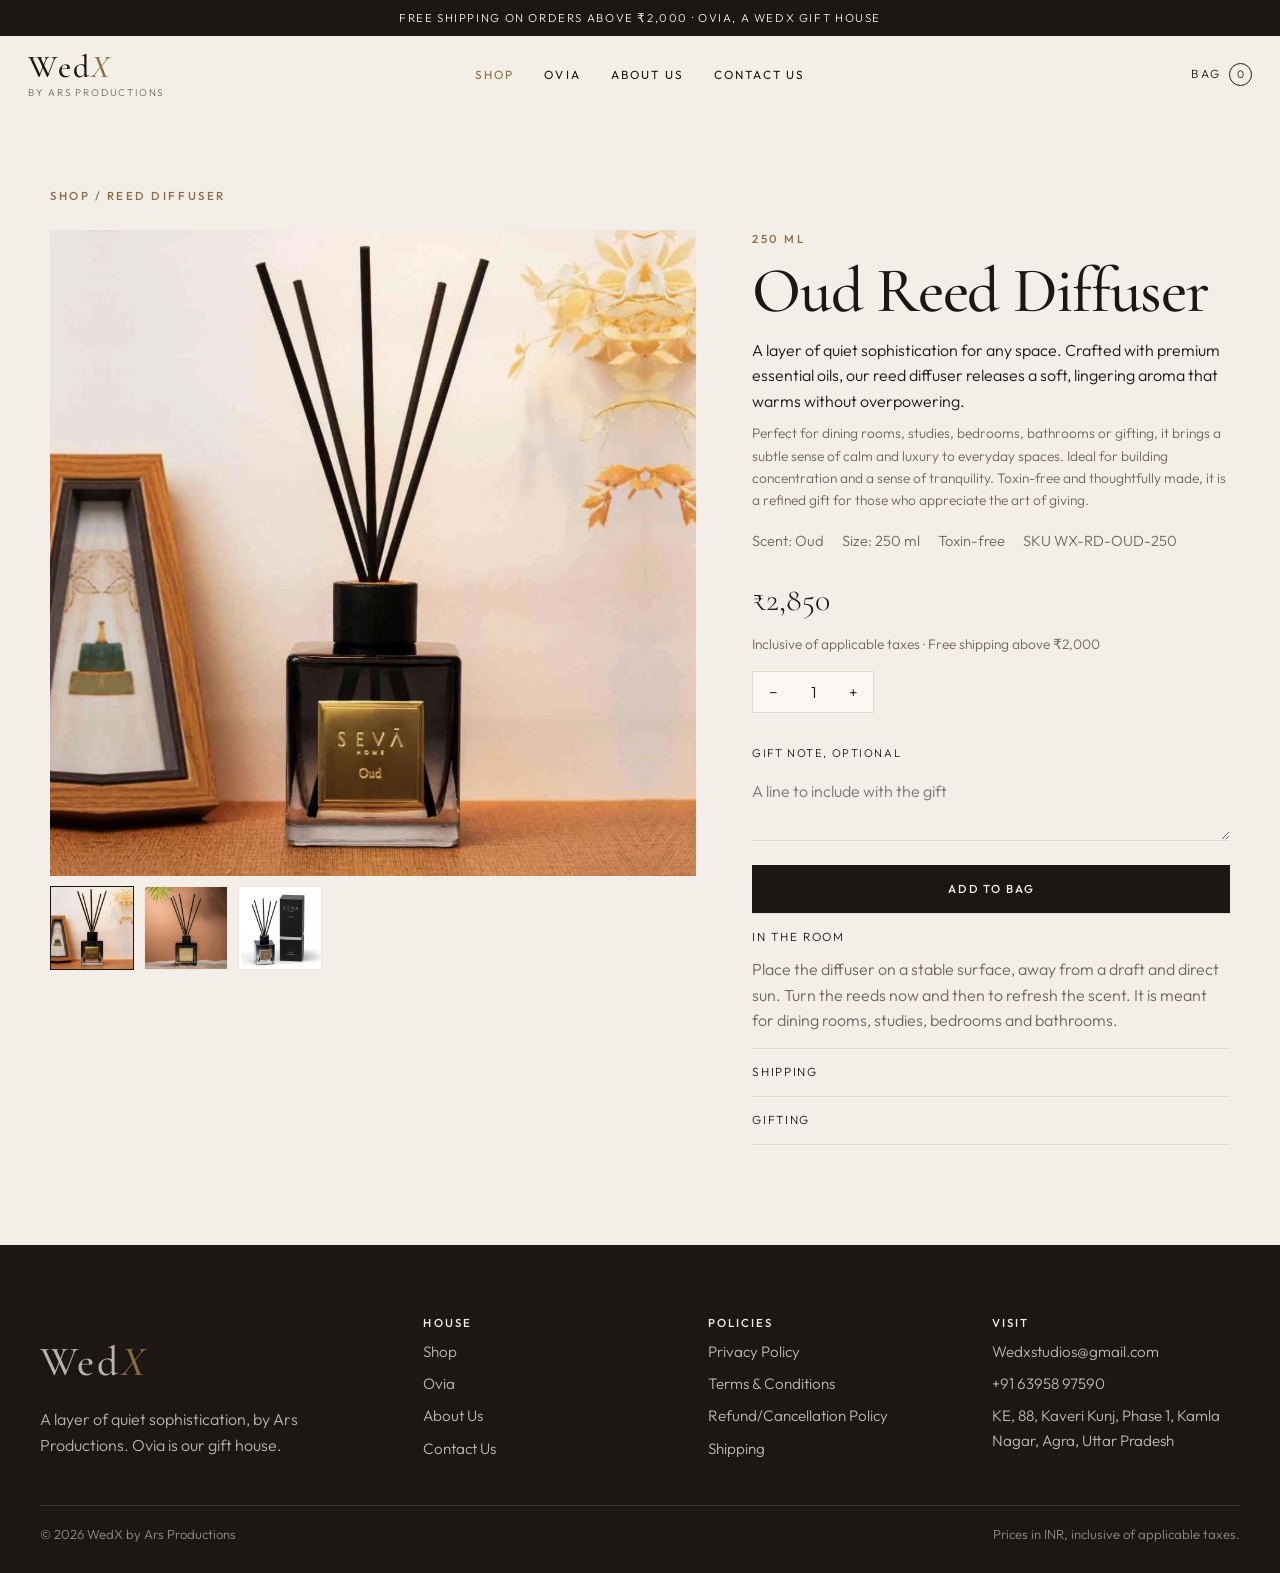
<file: product.html>
<!DOCTYPE html>
<html lang="en">
<head>
  <meta charset="utf-8">
  <meta name="viewport" content="width=device-width, initial-scale=1">
  <title>Oud Reed Diffuser — WedX</title>
  <meta name="description" content="WedX Oud reed diffuser, 250 ml. Premium essential oils, toxin-free, a soft lingering aroma for any space.">
  <meta name="theme-color" content="#f3efe8">
  <link rel="icon" href="favicon.svg" type="image/svg+xml">
  <link rel="preconnect" href="https://fonts.googleapis.com">
  <link rel="preconnect" href="https://fonts.gstatic.com" crossorigin>
  <link href="https://fonts.googleapis.com/css2?family=Cormorant+Garamond:ital,wght@0,500;0,600;1,500&family=Outfit:wght@300;400;500;600&display=swap" rel="stylesheet">
  <link rel="stylesheet" href="css/styles.css">
  <script type="application/ld+json">
  {
    "@context": "https://schema.org",
    "@type": "Product",
    "name": "Oud Reed Diffuser",
    "sku": "WX-RD-OUD-250",
    "brand": { "@type": "Brand", "name": "WedX" },
    "image": "images/image1.jpeg",
    "description": "A reed diffuser crafted with premium essential oils. A soft, lingering aroma that warms without overpowering.",
    "offers": {
      "@type": "Offer",
      "priceCurrency": "INR",
      "price": "2850",
      "availability": "https://schema.org/InStock"
    }
  }
  </script>
</head>
<body>
  <a class="skip" href="#main">Skip to content</a>
  <header class="header">
    <div class="announce">
      <p>Free shipping on orders above <span data-threshold>₹2,000</span> <span aria-hidden="true">·</span> Ovia, a WedX gift house</p>
    </div>
    <div class="bar">
      <button class="menu-btn" type="button" data-menu aria-expanded="false" aria-controls="site-nav">
        <span></span>
        <span></span>
        <span class="sr">Menu</span>
      </button>
      <a class="logo" href="index.html">
        <span class="logo-mark">Wed<em>X</em></span>
        <span class="logo-sub">by Ars Productions</span>
      </a>
      <nav id="site-nav" class="nav" data-nav>
        <a href="shop.html" aria-current="page">Shop</a>
        <a href="ovia.html">Ovia</a>
        <a href="about.html">About Us</a>
        <a href="contact.html">Contact Us</a>
      </nav>
      <a class="bag" href="checkout.html">Bag <span data-cart-count>0</span></a>
    </div>
  </header>
  <button class="backdrop" type="button" data-backdrop hidden aria-label="Close menu"></button>

  <main id="main">
    <section class="page-intro">
      <div class="wrap">
        <p class="eyebrow">Shop / Reed diffuser</p>
      </div>
    </section>
    <section class="wrap product-grid" data-product>
      <div>
        <div class="media">
          <img data-main-image src="images/image1.jpeg" width="1080" height="1080" alt="Black glass reed diffuser with tall black reeds on a linen surface">
        </div>
        <div class="thumbs">
          <button type="button" class="is-selected" data-thumb="images/image1.jpeg" aria-label="Show the styled diffuser">
            <img src="images/image1.jpeg" alt="">
          </button>
          <button type="button" data-thumb="images/image2.jpeg" aria-label="Show the diffuser against a warm wall">
            <img src="images/image2.jpeg" alt="">
          </button>
          <button type="button" data-thumb="images/image3.jpeg" aria-label="Show the diffuser with its box">
            <img src="images/image3.jpeg" alt="">
          </button>
        </div>
      </div>
      <div class="buy">
        <p class="eyebrow">250 ml</p>
        <h1>Oud Reed Diffuser</h1>
        <p>A layer of quiet sophistication for any space. Crafted with premium essential oils, our reed diffuser releases a soft, lingering aroma that warms without overpowering.</p>
        <p class="fine">Perfect for dining rooms, studies, bedrooms, bathrooms or gifting, it brings a subtle sense of calm and luxury to everyday spaces. Ideal for building concentration and a sense of tranquility. Toxin-free and thoughtfully made, it is a refined gift for those who appreciate the art of giving.</p>
        <ul class="facts">
          <li>Scent: Oud</li>
          <li>Size: 250 ml</li>
          <li>Toxin-free</li>
          <li>SKU WX-RD-OUD-250</li>
        </ul>
        <p class="price"><span data-price>₹2,850</span></p>
        <p class="meta">Inclusive of applicable taxes · Free shipping above <span data-threshold>₹2,000</span></p>
        <div class="qty">
          <button type="button" data-qty-minus aria-label="Decrease quantity">−</button>
          <input data-qty type="number" min="1" max="10" value="1" inputmode="numeric" aria-label="Quantity">
          <button type="button" data-qty-plus aria-label="Increase quantity">+</button>
        </div>
        <div class="field">
          <label for="gift-note">Gift note, optional</label>
          <textarea id="gift-note" data-note maxlength="140" rows="2" placeholder="A line to include with the gift"></textarea>
        </div>
        <button class="btn btn-block" type="button" data-add>Add to bag</button>
        <details open>
          <summary>In the room</summary>
          <p>Place the diffuser on a stable surface, away from a draft and direct sun. Turn the reeds now and then to refresh the scent. It is meant for dining rooms, studies, bedrooms and bathrooms.</p>
        </details>
        <details>
          <summary>Shipping</summary>
          <p>We ship across India. Orders are packed within 2 business days and usually arrive in 3 to 7 business days. Orders of <span data-threshold>₹2,000</span> and above ship free. Read the <a href="shipping.html">shipping policy</a>.</p>
        </details>
        <details>
          <summary>Gifting</summary>
          <p>This diffuser is the first gift of <a href="ovia.html">Ovia</a>, the WedX gift house. Add a short note above and we will include it with the order.</p>
        </details>
      </div>
    </section>
  </main>

  <footer class="footer">
    <div class="footer-brand">
      <p class="logo-mark">Wed<em>X</em></p>
      <p>A layer of quiet sophistication, by Ars Productions. Ovia is our gift house.</p>
    </div>
    <div class="footer-col">
      <h2>House</h2>
      <a href="shop.html">Shop</a>
      <a href="ovia.html">Ovia</a>
      <a href="about.html">About Us</a>
      <a href="contact.html">Contact Us</a>
    </div>
    <div class="footer-col">
      <h2>Policies</h2>
      <a href="privacy.html">Privacy Policy</a>
      <a href="terms.html">Terms &amp; Conditions</a>
      <a href="refunds.html">Refund/Cancellation Policy</a>
      <a href="shipping.html">Shipping</a>
    </div>
    <div class="footer-col">
      <h2>Visit</h2>
      <a data-mail href="mailto:Wedxstudios@gmail.com">Wedxstudios@gmail.com</a>
      <a data-phone href="tel:+916395897590">+91 63958 97590</a>
      <p data-bind="address">KE, 88, Kaveri Kunj, Phase 1, Kamla Nagar, Agra, Uttar Pradesh</p>
    </div>
    <div class="footer-base">
      <p>© <span data-year>2026</span> <span data-bind="legal">WedX by Ars Productions</span></p>
      <p>Prices in INR, inclusive of applicable taxes.</p>
    </div>
  </footer>
  <script src="js/config.js"></script>
  <script src="js/cart.js"></script>
  <script src="js/site.js"></script>
</body>
</html>
</file>
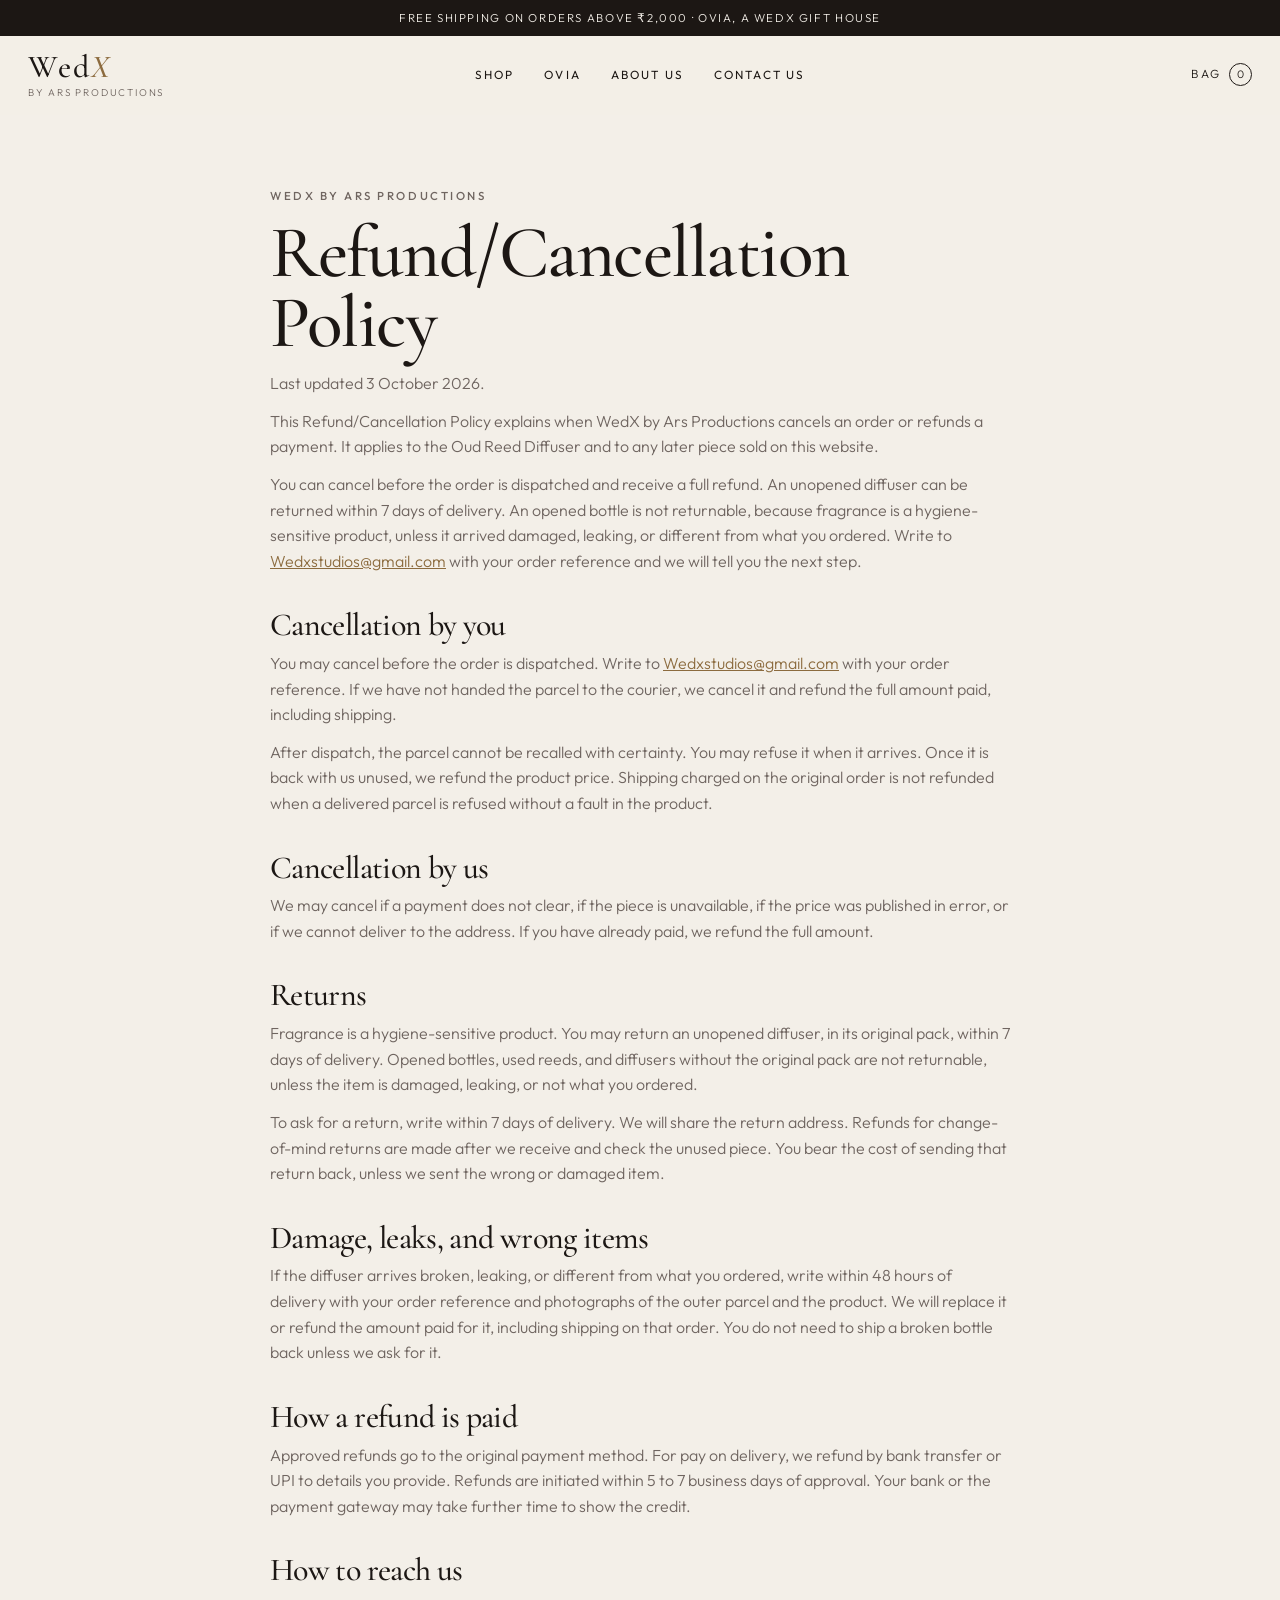
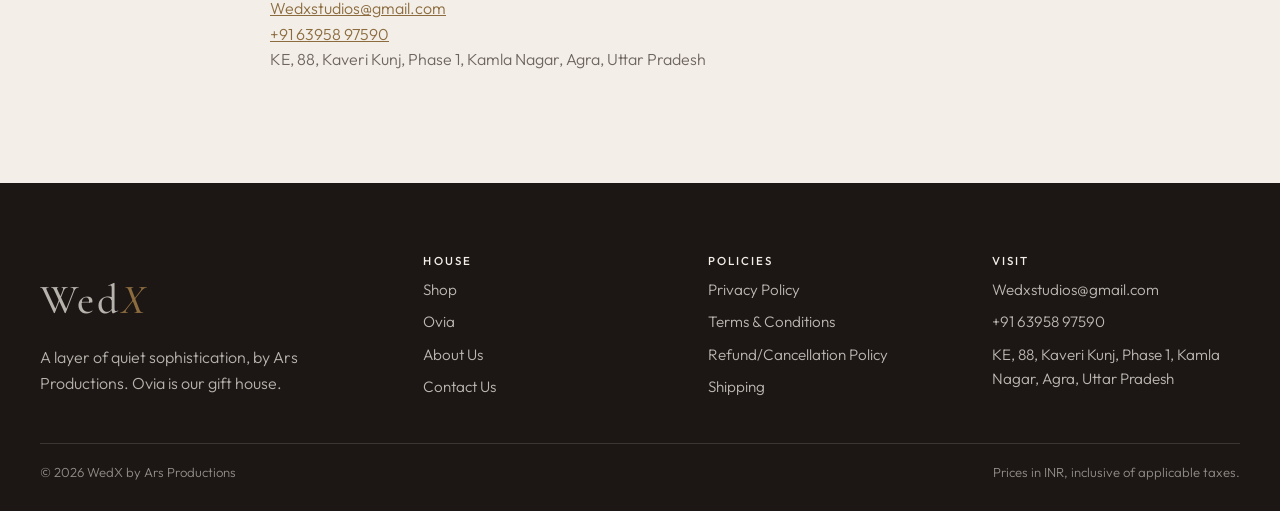
<file: refunds.html>
<!DOCTYPE html>
<html lang="en">
<head>
  <meta charset="utf-8">
  <meta name="viewport" content="width=device-width, initial-scale=1">
  <title>Refund/Cancellation Policy — WedX by Ars Productions</title>
  <meta name="description" content="Refund and Cancellation Policy for WedX by Ars Productions. Cancel before dispatch, or return an unopened diffuser within 7 days.">
  <meta name="theme-color" content="#f3efe8">
  <link rel="icon" href="favicon.svg" type="image/svg+xml">
  <link rel="preconnect" href="https://fonts.googleapis.com">
  <link rel="preconnect" href="https://fonts.gstatic.com" crossorigin>
  <link href="https://fonts.googleapis.com/css2?family=Cormorant+Garamond:ital,wght@0,500;0,600;1,500&family=Outfit:wght@300;400;500;600&display=swap" rel="stylesheet">
  <link rel="stylesheet" href="css/styles.css">
</head>
<body>
  <a class="skip" href="#main">Skip to content</a>
  <header class="header">
    <div class="announce">
      <p>Free shipping on orders above <span data-threshold>₹2,000</span> <span aria-hidden="true">·</span> Ovia, a WedX gift house</p>
    </div>
    <div class="bar">
      <button class="menu-btn" type="button" data-menu aria-expanded="false" aria-controls="site-nav">
        <span></span>
        <span></span>
        <span class="sr">Menu</span>
      </button>
      <a class="logo" href="index.html">
        <span class="logo-mark">Wed<em>X</em></span>
        <span class="logo-sub">by Ars Productions</span>
      </a>
      <nav id="site-nav" class="nav" data-nav>
        <a href="shop.html">Shop</a>
        <a href="ovia.html">Ovia</a>
        <a href="about.html">About Us</a>
        <a href="contact.html">Contact Us</a>
      </nav>
      <a class="bag" href="checkout.html">Bag <span data-cart-count>0</span></a>
    </div>
  </header>
  <button class="backdrop" type="button" data-backdrop hidden aria-label="Close menu"></button>
  <main id="main" class="prose">
    <p class="eyebrow">WedX by Ars Productions</p>
    <h1>Refund/Cancellation Policy</h1>
    <p>Last updated 3 October 2026.</p>
    <p>This Refund/Cancellation Policy explains when <span data-bind="legal">WedX by Ars Productions</span> cancels an order or refunds a payment. It applies to the Oud Reed Diffuser and to any later piece sold on this website.</p>
    <p>You can cancel before the order is dispatched and receive a full refund. An unopened diffuser can be returned within 7 days of delivery. An opened bottle is not returnable, because fragrance is a hygiene-sensitive product, unless it arrived damaged, leaking, or different from what you ordered. Write to <a data-mail href="mailto:Wedxstudios@gmail.com">Wedxstudios@gmail.com</a> with your order reference and we will tell you the next step.</p>

    <h2>Cancellation by you</h2>
    <p>You may cancel before the order is dispatched. Write to <a data-mail href="mailto:Wedxstudios@gmail.com">Wedxstudios@gmail.com</a> with your order reference. If we have not handed the parcel to the courier, we cancel it and refund the full amount paid, including shipping.</p>
    <p>After dispatch, the parcel cannot be recalled with certainty. You may refuse it when it arrives. Once it is back with us unused, we refund the product price. Shipping charged on the original order is not refunded when a delivered parcel is refused without a fault in the product.</p>

    <h2>Cancellation by us</h2>
    <p>We may cancel if a payment does not clear, if the piece is unavailable, if the price was published in error, or if we cannot deliver to the address. If you have already paid, we refund the full amount.</p>

    <h2>Returns</h2>
    <p>Fragrance is a hygiene-sensitive product. You may return an unopened diffuser, in its original pack, within 7 days of delivery. Opened bottles, used reeds, and diffusers without the original pack are not returnable, unless the item is damaged, leaking, or not what you ordered.</p>
    <p>To ask for a return, write within 7 days of delivery. We will share the return address. Refunds for change-of-mind returns are made after we receive and check the unused piece. You bear the cost of sending that return back, unless we sent the wrong or damaged item.</p>

    <h2>Damage, leaks, and wrong items</h2>
    <p>If the diffuser arrives broken, leaking, or different from what you ordered, write within 48 hours of delivery with your order reference and photographs of the outer parcel and the product. We will replace it or refund the amount paid for it, including shipping on that order. You do not need to ship a broken bottle back unless we ask for it.</p>

    <h2>How a refund is paid</h2>
    <p>Approved refunds go to the original payment method. For pay on delivery, we refund by bank transfer or UPI to details you provide. Refunds are initiated within 5 to 7 business days of approval. Your bank or the payment gateway may take further time to show the credit.</p>

    <h2>How to reach us</h2>
    <p><a data-mail href="mailto:Wedxstudios@gmail.com">Wedxstudios@gmail.com</a><br><a data-phone href="tel:+916395897590">+91 63958 97590</a><br><span data-bind="address">KE, 88, Kaveri Kunj, Phase 1, Kamla Nagar, Agra, Uttar Pradesh</span></p>
  </main>
  <footer class="footer">
    <div class="footer-brand">
      <p class="logo-mark">Wed<em>X</em></p>
      <p>A layer of quiet sophistication, by Ars Productions. Ovia is our gift house.</p>
    </div>
    <div class="footer-col">
      <h2>House</h2>
      <a href="shop.html">Shop</a>
      <a href="ovia.html">Ovia</a>
      <a href="about.html">About Us</a>
      <a href="contact.html">Contact Us</a>
    </div>
    <div class="footer-col">
      <h2>Policies</h2>
      <a href="privacy.html">Privacy Policy</a>
      <a href="terms.html">Terms &amp; Conditions</a>
      <a href="refunds.html">Refund/Cancellation Policy</a>
      <a href="shipping.html">Shipping</a>
    </div>
    <div class="footer-col">
      <h2>Visit</h2>
      <a data-mail href="mailto:Wedxstudios@gmail.com">Wedxstudios@gmail.com</a>
      <a data-phone href="tel:+916395897590">+91 63958 97590</a>
      <p data-bind="address">KE, 88, Kaveri Kunj, Phase 1, Kamla Nagar, Agra, Uttar Pradesh</p>
    </div>
    <div class="footer-base">
      <p>© <span data-year>2026</span> <span data-bind="legal">WedX by Ars Productions</span></p>
      <p>Prices in INR, inclusive of applicable taxes.</p>
    </div>
  </footer>
  <script src="js/config.js"></script>
  <script src="js/cart.js"></script>
  <script src="js/site.js"></script>
</body>
</html>
</file>
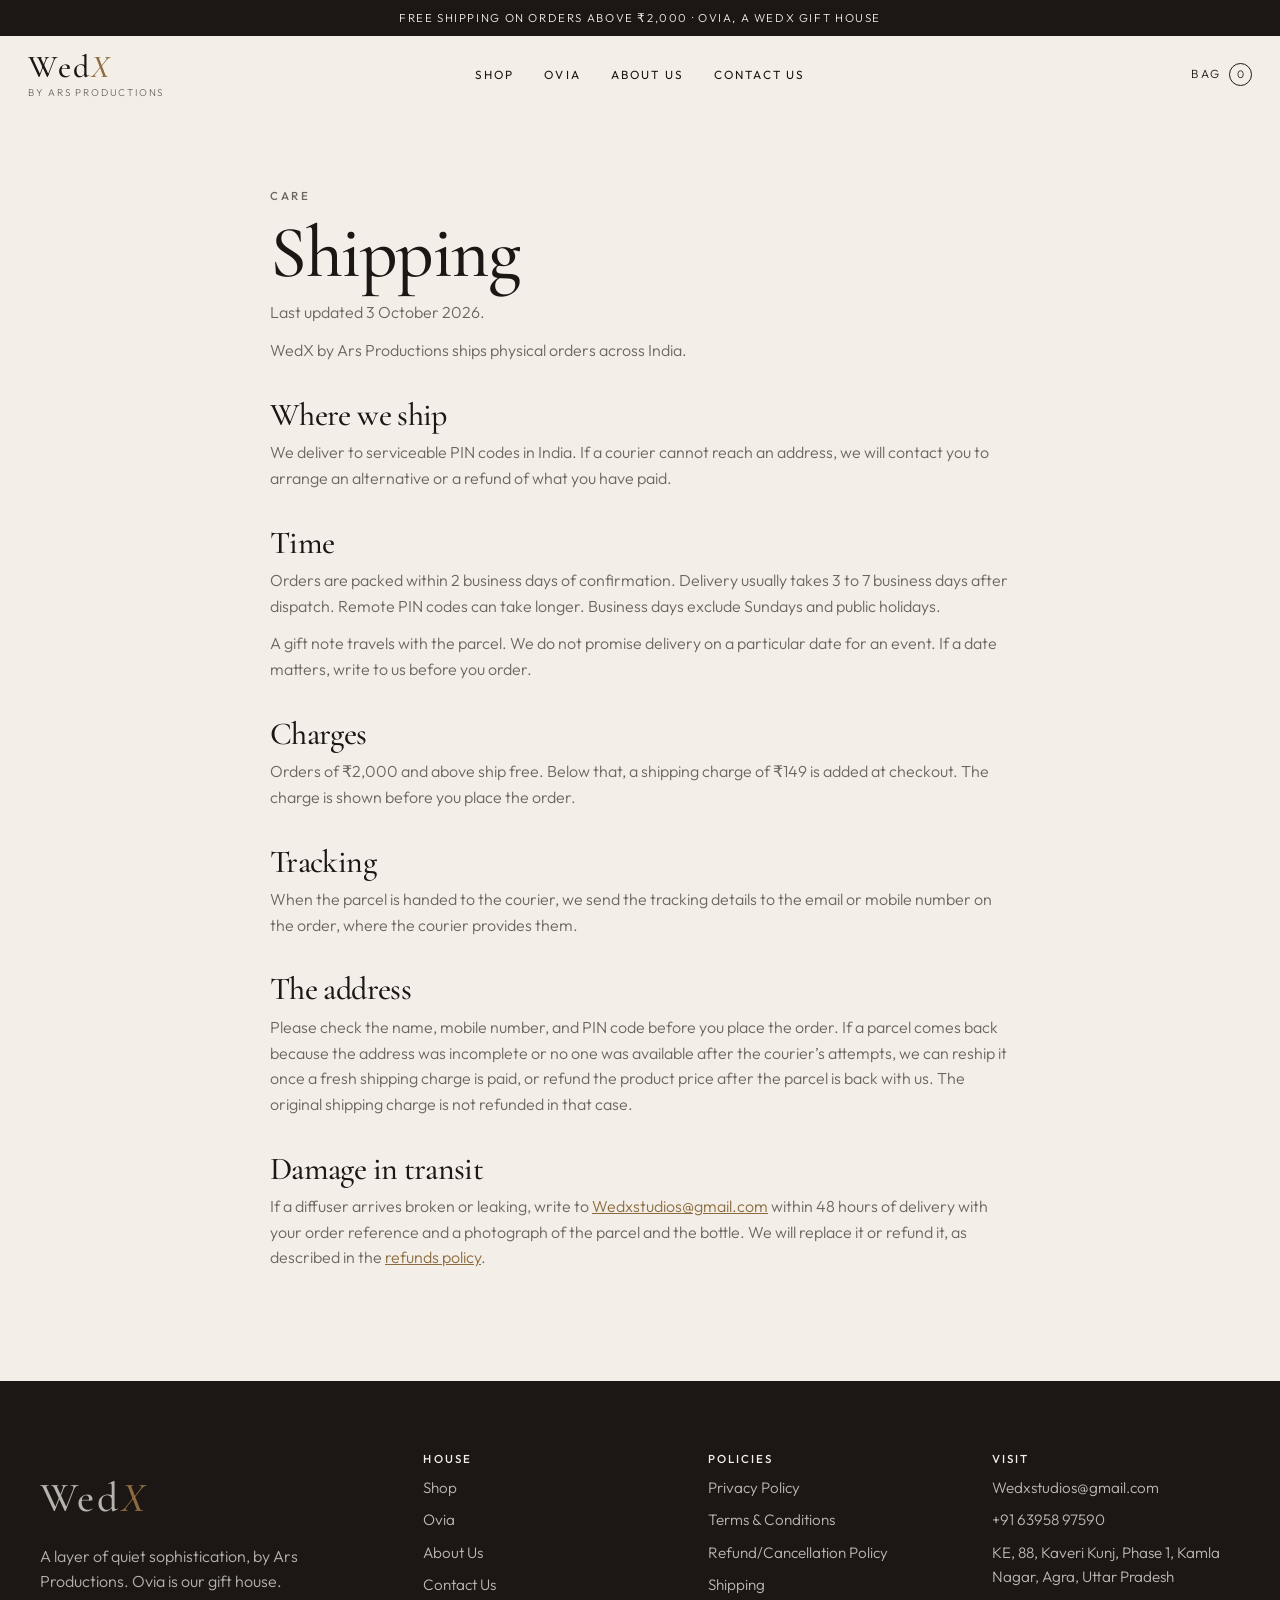
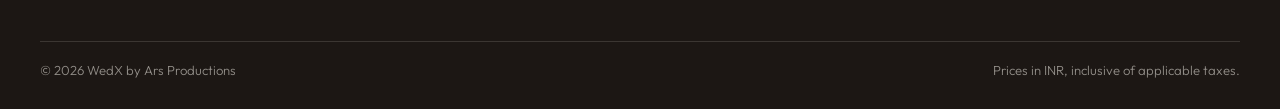
<file: shipping.html>
<!DOCTYPE html>
<html lang="en">
<head>
  <meta charset="utf-8">
  <meta name="viewport" content="width=device-width, initial-scale=1">
  <title>Shipping Policy — WedX</title>
  <meta name="description" content="Shipping policy for WedX by Ars Productions. Delivery across India.">
  <meta name="theme-color" content="#f3efe8">
  <link rel="icon" href="favicon.svg" type="image/svg+xml">
  <link rel="preconnect" href="https://fonts.googleapis.com">
  <link rel="preconnect" href="https://fonts.gstatic.com" crossorigin>
  <link href="https://fonts.googleapis.com/css2?family=Cormorant+Garamond:ital,wght@0,500;0,600;1,500&family=Outfit:wght@300;400;500;600&display=swap" rel="stylesheet">
  <link rel="stylesheet" href="css/styles.css">
</head>
<body>
  <a class="skip" href="#main">Skip to content</a>
  <header class="header">
    <div class="announce">
      <p>Free shipping on orders above <span data-threshold>₹2,000</span> <span aria-hidden="true">·</span> Ovia, a WedX gift house</p>
    </div>
    <div class="bar">
      <button class="menu-btn" type="button" data-menu aria-expanded="false" aria-controls="site-nav">
        <span></span>
        <span></span>
        <span class="sr">Menu</span>
      </button>
      <a class="logo" href="index.html">
        <span class="logo-mark">Wed<em>X</em></span>
        <span class="logo-sub">by Ars Productions</span>
      </a>
      <nav id="site-nav" class="nav" data-nav>
        <a href="shop.html">Shop</a>
        <a href="ovia.html">Ovia</a>
        <a href="about.html">About Us</a>
        <a href="contact.html">Contact Us</a>
      </nav>
      <a class="bag" href="checkout.html">Bag <span data-cart-count>0</span></a>
    </div>
  </header>
  <button class="backdrop" type="button" data-backdrop hidden aria-label="Close menu"></button>
  <main id="main" class="prose">
    <p class="eyebrow">Care</p>
    <h1>Shipping</h1>
    <p>Last updated 3 October 2026.</p>
    <p><span data-bind="legal">WedX by Ars Productions</span> ships physical orders across India.</p>

    <h2>Where we ship</h2>
    <p>We deliver to serviceable PIN codes in India. If a courier cannot reach an address, we will contact you to arrange an alternative or a refund of what you have paid.</p>

    <h2>Time</h2>
    <p>Orders are packed within 2 business days of confirmation. Delivery usually takes 3 to 7 business days after dispatch. Remote PIN codes can take longer. Business days exclude Sundays and public holidays.</p>
    <p>A gift note travels with the parcel. We do not promise delivery on a particular date for an event. If a date matters, write to us before you order.</p>

    <h2>Charges</h2>
    <p>Orders of <span data-threshold>₹2,000</span> and above ship free. Below that, a shipping charge of <span data-ship-fee>₹149</span> is added at checkout. The charge is shown before you place the order.</p>

    <h2>Tracking</h2>
    <p>When the parcel is handed to the courier, we send the tracking details to the email or mobile number on the order, where the courier provides them.</p>

    <h2>The address</h2>
    <p>Please check the name, mobile number, and PIN code before you place the order. If a parcel comes back because the address was incomplete or no one was available after the courier’s attempts, we can reship it once a fresh shipping charge is paid, or refund the product price after the parcel is back with us. The original shipping charge is not refunded in that case.</p>

    <h2>Damage in transit</h2>
    <p>If a diffuser arrives broken or leaking, write to <a data-mail href="mailto:Wedxstudios@gmail.com">Wedxstudios@gmail.com</a> within 48 hours of delivery with your order reference and a photograph of the parcel and the bottle. We will replace it or refund it, as described in the <a href="refunds.html">refunds policy</a>.</p>
  </main>
  <footer class="footer">
    <div class="footer-brand">
      <p class="logo-mark">Wed<em>X</em></p>
      <p>A layer of quiet sophistication, by Ars Productions. Ovia is our gift house.</p>
    </div>
    <div class="footer-col">
      <h2>House</h2>
      <a href="shop.html">Shop</a>
      <a href="ovia.html">Ovia</a>
      <a href="about.html">About Us</a>
      <a href="contact.html">Contact Us</a>
    </div>
    <div class="footer-col">
      <h2>Policies</h2>
      <a href="privacy.html">Privacy Policy</a>
      <a href="terms.html">Terms &amp; Conditions</a>
      <a href="refunds.html">Refund/Cancellation Policy</a>
      <a href="shipping.html">Shipping</a>
    </div>
    <div class="footer-col">
      <h2>Visit</h2>
      <a data-mail href="mailto:Wedxstudios@gmail.com">Wedxstudios@gmail.com</a>
      <a data-phone href="tel:+916395897590">+91 63958 97590</a>
      <p data-bind="address">KE, 88, Kaveri Kunj, Phase 1, Kamla Nagar, Agra, Uttar Pradesh</p>
    </div>
    <div class="footer-base">
      <p>© <span data-year>2026</span> <span data-bind="legal">WedX by Ars Productions</span></p>
      <p>Prices in INR, inclusive of applicable taxes.</p>
    </div>
  </footer>
  <script src="js/config.js"></script>
  <script src="js/cart.js"></script>
  <script src="js/site.js"></script>
</body>
</html>
</file>
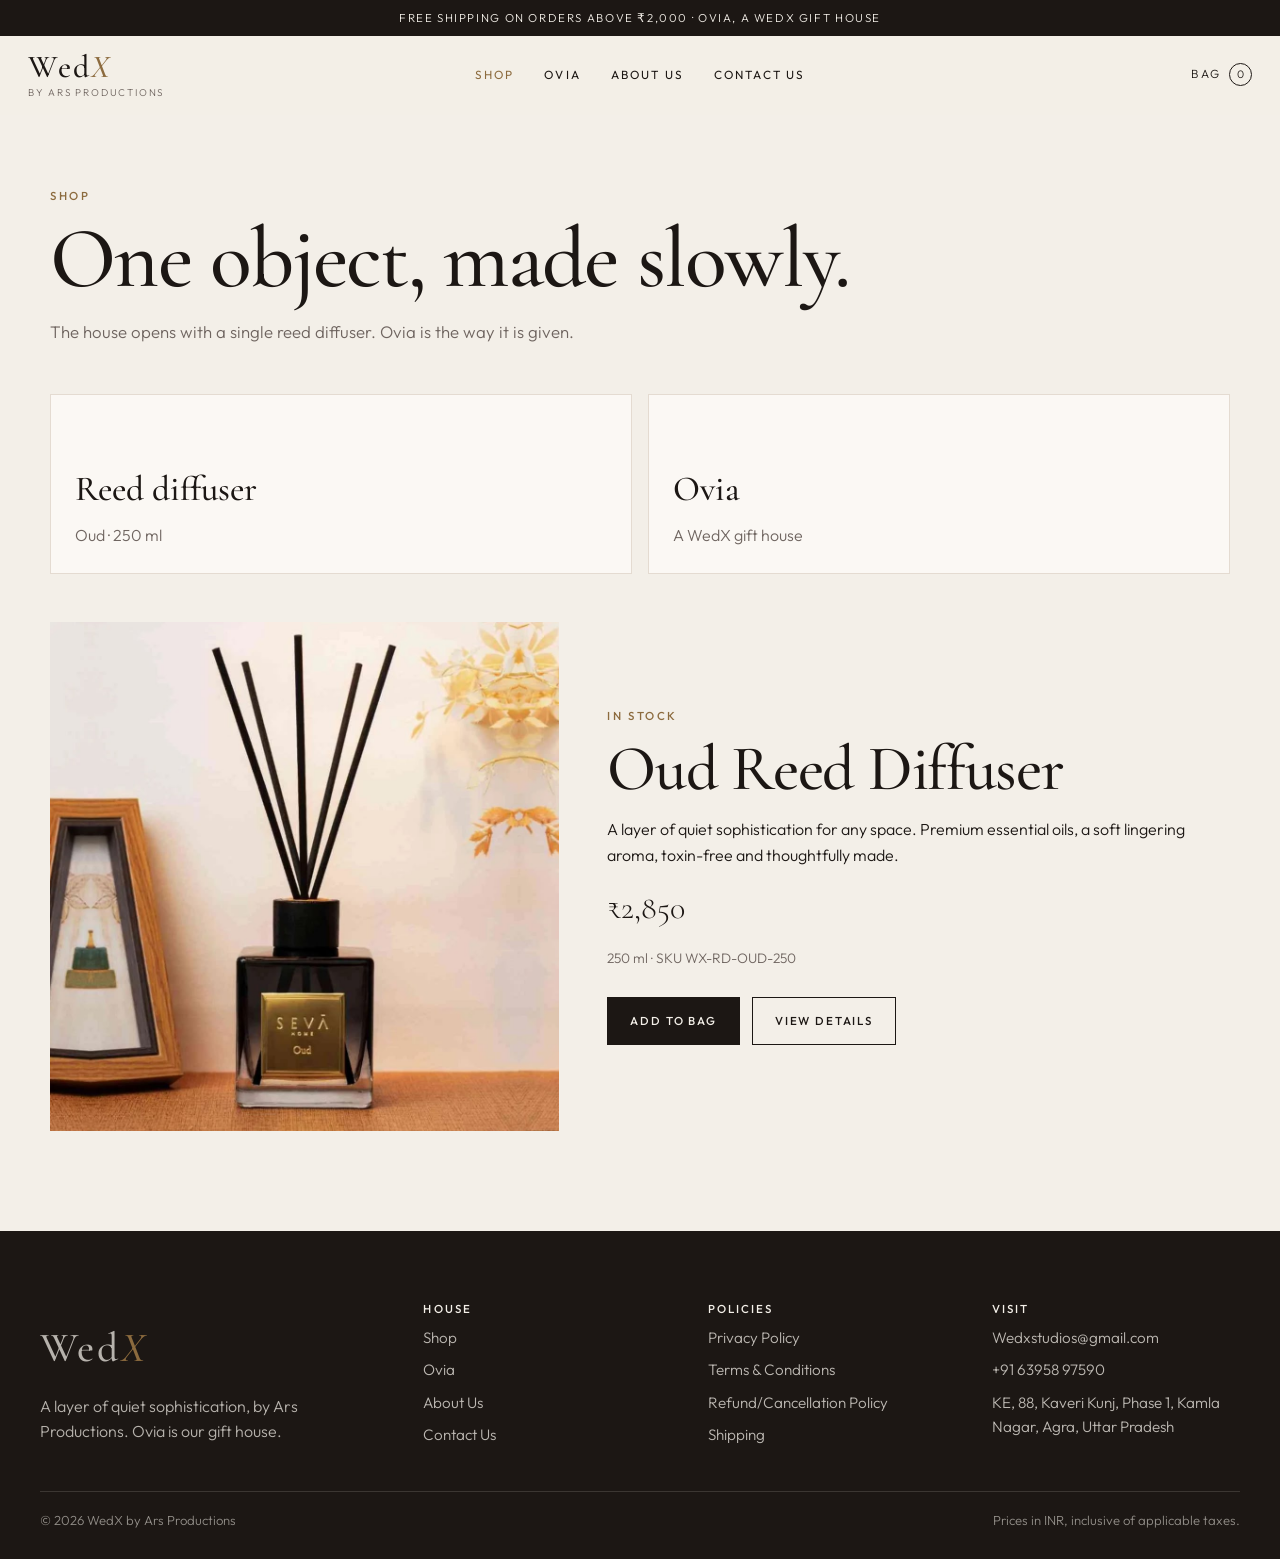
<file: shop.html>
<!DOCTYPE html>
<html lang="en">
<head>
  <meta charset="utf-8">
  <meta name="viewport" content="width=device-width, initial-scale=1">
  <title>Shop — WedX</title>
  <meta name="description" content="Shop the WedX Oud reed diffuser, 250 ml, and visit Ovia, the WedX gift house.">
  <meta name="theme-color" content="#f3efe8">
  <link rel="icon" href="favicon.svg" type="image/svg+xml">
  <link rel="preconnect" href="https://fonts.googleapis.com">
  <link rel="preconnect" href="https://fonts.gstatic.com" crossorigin>
  <link href="https://fonts.googleapis.com/css2?family=Cormorant+Garamond:ital,wght@0,500;0,600;1,500&family=Outfit:wght@300;400;500;600&display=swap" rel="stylesheet">
  <link rel="stylesheet" href="css/styles.css">
</head>
<body>
  <a class="skip" href="#main">Skip to content</a>
  <header class="header">
    <div class="announce">
      <p>Free shipping on orders above <span data-threshold>₹2,000</span> <span aria-hidden="true">·</span> Ovia, a WedX gift house</p>
    </div>
    <div class="bar">
      <button class="menu-btn" type="button" data-menu aria-expanded="false" aria-controls="site-nav">
        <span></span>
        <span></span>
        <span class="sr">Menu</span>
      </button>
      <a class="logo" href="index.html">
        <span class="logo-mark">Wed<em>X</em></span>
        <span class="logo-sub">by Ars Productions</span>
      </a>
      <nav id="site-nav" class="nav" data-nav>
        <a href="shop.html" aria-current="page">Shop</a>
        <a href="ovia.html">Ovia</a>
        <a href="about.html">About Us</a>
        <a href="contact.html">Contact Us</a>
      </nav>
      <a class="bag" href="checkout.html">Bag <span data-cart-count>0</span></a>
    </div>
  </header>
  <button class="backdrop" type="button" data-backdrop hidden aria-label="Close menu"></button>

  <main id="main">
    <header class="page-intro">
      <div class="wrap">
        <p class="eyebrow">Shop</p>
        <h1>One object, made slowly.</h1>
        <p class="lede">The house opens with a single reed diffuser. Ovia is the way it is given.</p>
      </div>
    </header>
    <section class="catalog">
      <div class="wrap">
        <div class="category-row">
          <a class="category-card" href="product.html">
            <strong>Reed diffuser</strong>
            <span>Oud · 250 ml</span>
          </a>
          <a class="category-card" href="ovia.html">
            <strong>Ovia</strong>
            <span>A WedX gift house</span>
          </a>
        </div>
        <article class="product-row" data-product>
          <a class="media" href="product.html">
            <img src="images/image1.jpeg" width="1080" height="1080" alt="Black glass reed diffuser with tall black reeds on a linen surface">
          </a>
          <div class="copy">
            <p class="eyebrow">In stock</p>
            <h2>Oud Reed Diffuser</h2>
            <p>A layer of quiet sophistication for any space. Premium essential oils, a soft lingering aroma, toxin-free and thoughtfully made.</p>
            <p class="price"><span data-price>₹2,850</span></p>
            <p class="meta">250 ml · SKU WX-RD-OUD-250</p>
            <div class="actions">
              <button class="btn" type="button" data-add>Add to bag</button>
              <a class="btn btn-line" href="product.html">View details</a>
            </div>
          </div>
        </article>
      </div>
    </section>
  </main>

  <footer class="footer">
    <div class="footer-brand">
      <p class="logo-mark">Wed<em>X</em></p>
      <p>A layer of quiet sophistication, by Ars Productions. Ovia is our gift house.</p>
    </div>
    <div class="footer-col">
      <h2>House</h2>
      <a href="shop.html">Shop</a>
      <a href="ovia.html">Ovia</a>
      <a href="about.html">About Us</a>
      <a href="contact.html">Contact Us</a>
    </div>
    <div class="footer-col">
      <h2>Policies</h2>
      <a href="privacy.html">Privacy Policy</a>
      <a href="terms.html">Terms &amp; Conditions</a>
      <a href="refunds.html">Refund/Cancellation Policy</a>
      <a href="shipping.html">Shipping</a>
    </div>
    <div class="footer-col">
      <h2>Visit</h2>
      <a data-mail href="mailto:Wedxstudios@gmail.com">Wedxstudios@gmail.com</a>
      <a data-phone href="tel:+916395897590">+91 63958 97590</a>
      <p data-bind="address">KE, 88, Kaveri Kunj, Phase 1, Kamla Nagar, Agra, Uttar Pradesh</p>
    </div>
    <div class="footer-base">
      <p>© <span data-year>2026</span> <span data-bind="legal">WedX by Ars Productions</span></p>
      <p>Prices in INR, inclusive of applicable taxes.</p>
    </div>
  </footer>
  <script src="js/config.js"></script>
  <script src="js/cart.js"></script>
  <script src="js/site.js"></script>
</body>
</html>
</file>
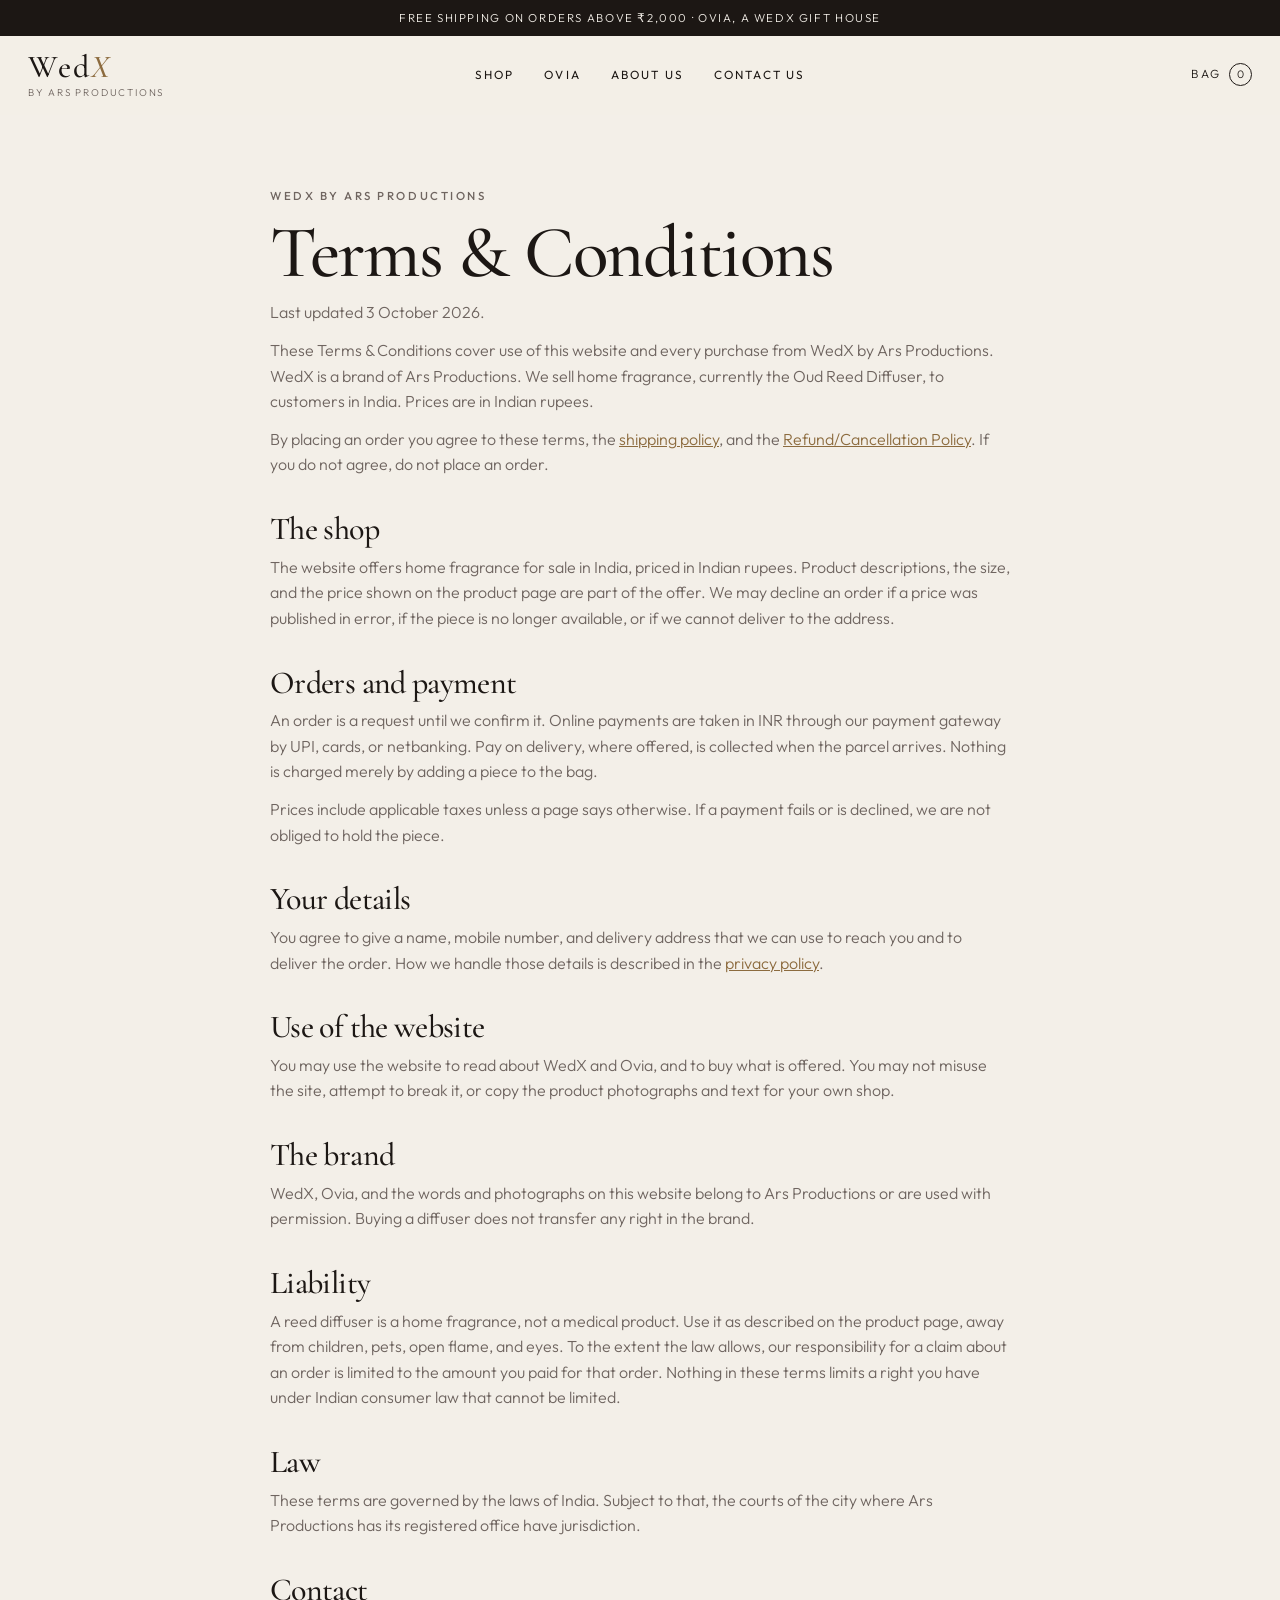
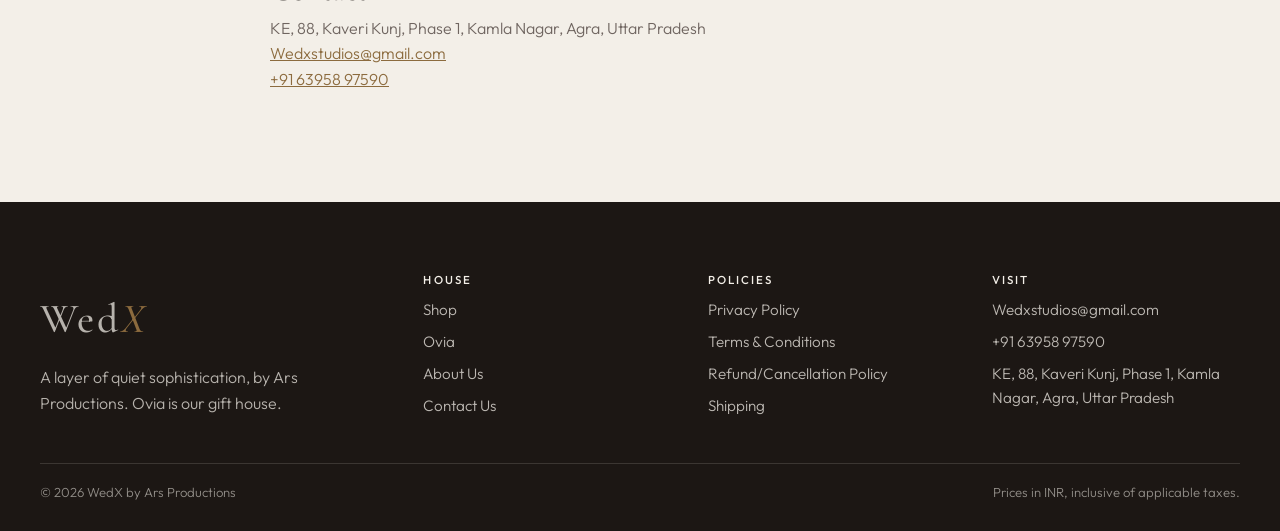
<file: terms.html>
<!DOCTYPE html>
<html lang="en">
<head>
  <meta charset="utf-8">
  <meta name="viewport" content="width=device-width, initial-scale=1">
  <title>Terms &amp; Conditions — WedX by Ars Productions</title>
  <meta name="description" content="Terms and Conditions for buying from WedX by Ars Productions, a home fragrance seller in India.">
  <meta name="theme-color" content="#f3efe8">
  <link rel="icon" href="favicon.svg" type="image/svg+xml">
  <link rel="preconnect" href="https://fonts.googleapis.com">
  <link rel="preconnect" href="https://fonts.gstatic.com" crossorigin>
  <link href="https://fonts.googleapis.com/css2?family=Cormorant+Garamond:ital,wght@0,500;0,600;1,500&family=Outfit:wght@300;400;500;600&display=swap" rel="stylesheet">
  <link rel="stylesheet" href="css/styles.css">
</head>
<body>
  <a class="skip" href="#main">Skip to content</a>
  <header class="header">
    <div class="announce">
      <p>Free shipping on orders above <span data-threshold>₹2,000</span> <span aria-hidden="true">·</span> Ovia, a WedX gift house</p>
    </div>
    <div class="bar">
      <button class="menu-btn" type="button" data-menu aria-expanded="false" aria-controls="site-nav">
        <span></span>
        <span></span>
        <span class="sr">Menu</span>
      </button>
      <a class="logo" href="index.html">
        <span class="logo-mark">Wed<em>X</em></span>
        <span class="logo-sub">by Ars Productions</span>
      </a>
      <nav id="site-nav" class="nav" data-nav>
        <a href="shop.html">Shop</a>
        <a href="ovia.html">Ovia</a>
        <a href="about.html">About Us</a>
        <a href="contact.html">Contact Us</a>
      </nav>
      <a class="bag" href="checkout.html">Bag <span data-cart-count>0</span></a>
    </div>
  </header>
  <button class="backdrop" type="button" data-backdrop hidden aria-label="Close menu"></button>
  <main id="main" class="prose">
    <p class="eyebrow">WedX by Ars Productions</p>
    <h1>Terms &amp; Conditions</h1>
    <p>Last updated 3 October 2026.</p>
    <p>These Terms &amp; Conditions cover use of this website and every purchase from <span data-bind="legal">WedX by Ars Productions</span>. WedX is a brand of Ars Productions. We sell home fragrance, currently the Oud Reed Diffuser, to customers in India. Prices are in Indian rupees.</p>
    <p>By placing an order you agree to these terms, the <a href="shipping.html">shipping policy</a>, and the <a href="refunds.html">Refund/Cancellation Policy</a>. If you do not agree, do not place an order.</p>

    <h2>The shop</h2>
    <p>The website offers home fragrance for sale in India, priced in Indian rupees. Product descriptions, the size, and the price shown on the product page are part of the offer. We may decline an order if a price was published in error, if the piece is no longer available, or if we cannot deliver to the address.</p>

    <h2>Orders and payment</h2>
    <p>An order is a request until we confirm it. Online payments are taken in INR through our payment gateway by UPI, cards, or netbanking. Pay on delivery, where offered, is collected when the parcel arrives. Nothing is charged merely by adding a piece to the bag.</p>
    <p>Prices include applicable taxes unless a page says otherwise. If a payment fails or is declined, we are not obliged to hold the piece.</p>

    <h2>Your details</h2>
    <p>You agree to give a name, mobile number, and delivery address that we can use to reach you and to deliver the order. How we handle those details is described in the <a href="privacy.html">privacy policy</a>.</p>

    <h2>Use of the website</h2>
    <p>You may use the website to read about WedX and Ovia, and to buy what is offered. You may not misuse the site, attempt to break it, or copy the product photographs and text for your own shop.</p>

    <h2>The brand</h2>
    <p>WedX, Ovia, and the words and photographs on this website belong to Ars Productions or are used with permission. Buying a diffuser does not transfer any right in the brand.</p>

    <h2>Liability</h2>
    <p>A reed diffuser is a home fragrance, not a medical product. Use it as described on the product page, away from children, pets, open flame, and eyes. To the extent the law allows, our responsibility for a claim about an order is limited to the amount you paid for that order. Nothing in these terms limits a right you have under Indian consumer law that cannot be limited.</p>

    <h2>Law</h2>
    <p>These terms are governed by the laws of India. Subject to that, the courts of the city where Ars Productions has its registered office have jurisdiction.</p>

    <h2>Contact</h2>
    <p><span data-bind="address">KE, 88, Kaveri Kunj, Phase 1, Kamla Nagar, Agra, Uttar Pradesh</span><br><a data-mail href="mailto:Wedxstudios@gmail.com">Wedxstudios@gmail.com</a><br><a data-phone href="tel:+916395897590">+91 63958 97590</a></p>
  </main>
  <footer class="footer">
    <div class="footer-brand">
      <p class="logo-mark">Wed<em>X</em></p>
      <p>A layer of quiet sophistication, by Ars Productions. Ovia is our gift house.</p>
    </div>
    <div class="footer-col">
      <h2>House</h2>
      <a href="shop.html">Shop</a>
      <a href="ovia.html">Ovia</a>
      <a href="about.html">About Us</a>
      <a href="contact.html">Contact Us</a>
    </div>
    <div class="footer-col">
      <h2>Policies</h2>
      <a href="privacy.html">Privacy Policy</a>
      <a href="terms.html">Terms &amp; Conditions</a>
      <a href="refunds.html">Refund/Cancellation Policy</a>
      <a href="shipping.html">Shipping</a>
    </div>
    <div class="footer-col">
      <h2>Visit</h2>
      <a data-mail href="mailto:Wedxstudios@gmail.com">Wedxstudios@gmail.com</a>
      <a data-phone href="tel:+916395897590">+91 63958 97590</a>
      <p data-bind="address">KE, 88, Kaveri Kunj, Phase 1, Kamla Nagar, Agra, Uttar Pradesh</p>
    </div>
    <div class="footer-base">
      <p>© <span data-year>2026</span> <span data-bind="legal">WedX by Ars Productions</span></p>
      <p>Prices in INR, inclusive of applicable taxes.</p>
    </div>
  </footer>
  <script src="js/config.js"></script>
  <script src="js/cart.js"></script>
  <script src="js/site.js"></script>
</body>
</html>
</file>
<file: css/styles.css>
:root {
  --ivory: #f3efe8;
  --paper: #fbf8f4;
  --ink: #1c1714;
  --muted: #6f6560;
  --line: #e4dbd1;
  --gold: #a68456;
  --gold-deep: #8c6b3e;
  --dark: #1c1714;
  --serif: "Cormorant Garamond", Georgia, serif;
  --sans: "Outfit", "Segoe UI", sans-serif;
  --wrap: min(1180px, calc(100% - 40px));
}

* { box-sizing: border-box; }

html { scroll-behavior: smooth; }

body {
  margin: 0;
  background: var(--ivory);
  color: var(--ink);
  font-family: var(--sans);
  font-weight: 300;
  font-size: 16px;
  line-height: 1.6;
}

body.menu-open { overflow: hidden; }

img { max-width: 100%; display: block; }

h1, h2, h3 {
  font-family: var(--serif);
  font-weight: 500;
  letter-spacing: -0.02em;
  line-height: 0.96;
  margin: 0;
}

p { margin: 0; }

a { color: inherit; }

button, input, textarea { font: inherit; color: inherit; }

::selection { background: #e6d3b4; color: var(--ink); }

:focus-visible {
  outline: 2px solid var(--gold-deep);
  outline-offset: 3px;
}

[hidden] { display: none !important; }

.sr {
  position: absolute;
  width: 1px;
  height: 1px;
  padding: 0;
  margin: -1px;
  overflow: hidden;
  clip: rect(0, 0, 0, 0);
  white-space: nowrap;
  border: 0;
}

.skip {
  position: absolute;
  left: 16px;
  top: -48px;
  background: white;
  padding: 8px 12px;
  z-index: 80;
}

.skip:focus { top: 12px; }

.wrap { width: var(--wrap); margin: 0 auto; }

.eyebrow {
  margin: 0 0 12px;
  color: var(--gold-deep);
  letter-spacing: 0.22em;
  text-transform: uppercase;
  font-size: 0.72rem;
  font-weight: 500;
}

.lede {
  font-size: 1.05rem;
  color: var(--muted);
  max-width: 38rem;
}

.header {
  position: sticky;
  top: 0;
  z-index: 40;
  background: rgba(243, 239, 232, 0.96);
  border-bottom: 1px solid transparent;
}

.announce {
  text-align: center;
  padding: 9px 16px;
  background: var(--dark);
  color: var(--ivory);
  font-size: 0.72rem;
  letter-spacing: 0.14em;
  text-transform: uppercase;
}

.announce p { margin: 0; }

.bar {
  position: relative;
  display: flex;
  align-items: center;
  justify-content: space-between;
  min-height: 78px;
  padding: 10px 28px 12px;
}

.logo {
  text-decoration: none;
  display: flex;
  flex-direction: column;
  line-height: 1;
}

.logo-mark {
  font-family: var(--serif);
  font-size: 2rem;
  letter-spacing: 0.06em;
  font-weight: 500;
}

.logo-mark em {
  font-style: italic;
  color: var(--gold-deep);
  font-weight: 500;
}

.logo-sub {
  margin-top: 5px;
  font-size: 0.62rem;
  letter-spacing: 0.18em;
  text-transform: uppercase;
  color: var(--muted);
}

.nav {
  position: absolute;
  left: 50%;
  top: 50%;
  transform: translate(-50%, -50%);
  display: flex;
  gap: 30px;
}

.nav a {
  text-decoration: none;
  font-size: 0.74rem;
  letter-spacing: 0.18em;
  text-transform: uppercase;
  font-weight: 400;
}

.nav a[aria-current="page"] { color: var(--gold-deep); }

.bag {
  text-decoration: none;
  letter-spacing: 0.18em;
  text-transform: uppercase;
  font-size: 0.74rem;
  display: inline-flex;
  align-items: center;
  gap: 8px;
}

.bag span {
  min-width: 1.45rem;
  height: 1.45rem;
  border: 1px solid var(--ink);
  border-radius: 99px;
  display: inline-grid;
  place-items: center;
  font-size: 0.68rem;
  letter-spacing: 0;
}

.menu-btn {
  display: none;
  width: 42px;
  height: 42px;
  border: 0;
  background: transparent;
  flex-direction: column;
  justify-content: center;
  gap: 6px;
  cursor: pointer;
  z-index: 60;
  padding: 0;
}

.menu-btn span:not(.sr) {
  display: block;
  height: 1px;
  width: 22px;
  background: var(--ink);
}

.backdrop {
  position: fixed;
  inset: 0;
  background: rgba(28, 23, 20, 0.35);
  border: 0;
  z-index: 30;
  cursor: pointer;
}

.btn {
  display: inline-flex;
  align-items: center;
  justify-content: center;
  min-height: 48px;
  padding: 0 22px;
  background: var(--ink);
  color: var(--ivory);
  text-decoration: none;
  border: 1px solid var(--ink);
  letter-spacing: 0.16em;
  text-transform: uppercase;
  font-size: 0.72rem;
  font-weight: 500;
  cursor: pointer;
  transition: background 0.2s ease, color 0.2s ease, border-color 0.2s ease;
}

.btn:hover { background: var(--gold-deep); border-color: var(--gold-deep); }

.btn-line {
  background: transparent;
  color: var(--ink);
}

.btn-line:hover { background: var(--ink); color: var(--ivory); }

.btn-light {
  background: transparent;
  color: var(--ivory);
  border-color: rgba(243, 239, 232, 0.45);
}

.btn-light:hover { background: var(--ivory); color: var(--ink); }

.btn-block { width: 100%; }

.actions { display: flex; flex-wrap: wrap; gap: 12px; margin-top: 28px; }

.hero {
  display: grid;
  grid-template-columns: 1fr 1.05fr;
  min-height: calc(100vh - 118px);
  background: var(--ivory);
}

.hero-copy {
  display: flex;
  flex-direction: column;
  justify-content: center;
  padding: 72px 64px;
}

.hero h1 {
  font-size: clamp(3.4rem, 6vw, 5.6rem);
  max-width: 8ch;
  margin-bottom: 20px;
}

.hero-media { min-height: 520px; background: #e7d2c2; }

.hero-media img {
  width: 100%;
  height: 100%;
  object-fit: cover;
  min-height: 520px;
}

.marquee {
  overflow: hidden;
  border-top: 1px solid var(--line);
  border-bottom: 1px solid var(--line);
  padding: 14px 0;
  background: var(--paper);
}

.marquee-track {
  display: flex;
  gap: 42px;
  width: max-content;
  animation: drift 38s linear infinite;
}

.marquee span {
  letter-spacing: 0.22em;
  text-transform: uppercase;
  font-size: 0.72rem;
}

@keyframes drift {
  from { transform: translateX(0); }
  to { transform: translateX(-50%); }
}

.section { padding: 92px 0; }

.split {
  display: grid;
  grid-template-columns: 1.05fr 0.95fr;
  gap: 64px;
  align-items: center;
}

.media {
  overflow: hidden;
  background: #efe8df;
  aspect-ratio: 1;
}

.media img {
  width: 100%;
  height: 100%;
  object-fit: cover;
  transition: transform 0.6s ease;
}

.media:hover img { transform: scale(1.03); }

.copy h2, .page-intro h1, .band h2, .rooms h2 {
  font-size: clamp(2.8rem, 5vw, 4.4rem);
}

.copy h2 { margin-bottom: 18px; }

.copy p + p, .stack p + p { margin-top: 14px; }

.price {
  margin-top: 22px;
  font-family: var(--serif);
  font-size: 2rem;
  letter-spacing: 0;
}

.fine, .meta {
  margin-top: 8px;
  color: var(--muted);
  font-size: 0.86rem;
}

.rooms h2 { margin-bottom: 8px; }

.room-grid {
  display: grid;
  grid-template-columns: repeat(4, 1fr);
  gap: 28px;
  margin-top: 36px;
}

.room-grid span {
  display: block;
  color: var(--gold);
  font-family: var(--serif);
  font-size: 1.5rem;
  margin-bottom: 10px;
}

.room-grid h3 { font-size: 2rem; margin-bottom: 10px; }

.room-grid p { color: var(--muted); }

.band {
  display: grid;
  grid-template-columns: 1fr 1fr;
  background: var(--dark);
  color: var(--ivory);
}

.band-copy {
  display: flex;
  flex-direction: column;
  justify-content: center;
  padding: 80px 64px;
}

.band .eyebrow { color: #d7b98a; }

.band p { color: rgba(243, 239, 232, 0.78); max-width: 34rem; margin-top: 16px; }

.band img { width: 100%; height: 100%; object-fit: cover; min-height: 420px; }

.promises { padding: 28px 0 88px; }

.promise-grid {
  display: grid;
  grid-template-columns: repeat(3, 1fr);
  gap: 28px;
  border-top: 1px solid var(--line);
  padding-top: 32px;
}

.promise-grid h2 { font-size: 2.2rem; margin-bottom: 10px; }

.promise-grid p { color: var(--muted); }

.page-intro { padding: 72px 0 12px; }

.page-intro .wrap h1 { font-size: clamp(3.2rem, 7vw, 5.4rem); }

.page-intro .lede { margin-top: 18px; }

.catalog { padding-bottom: 100px; }

.category-row {
  display: grid;
  grid-template-columns: 1fr 1fr;
  gap: 16px;
  margin: 36px 0 48px;
}

.category-card {
  display: flex;
  flex-direction: column;
  justify-content: flex-end;
  min-height: 180px;
  padding: 24px;
  text-decoration: none;
  background: var(--paper);
  border: 1px solid var(--line);
}

.category-card strong {
  font-family: var(--serif);
  font-size: 2.2rem;
  font-weight: 500;
}

.category-card span {
  color: var(--muted);
  margin-top: 6px;
}

.category-card:hover { border-color: var(--ink); }

.product-row {
  display: grid;
  grid-template-columns: 0.9fr 1.1fr;
  gap: 48px;
  align-items: center;
}

.product-grid {
  display: grid;
  grid-template-columns: 1.15fr 0.85fr;
  gap: 56px;
  align-items: start;
  padding-bottom: 100px;
}

.buy { position: sticky; top: 118px; }

.buy h1 { font-size: clamp(3rem, 5vw, 4.4rem); margin: 8px 0 16px; }

.thumbs { display: flex; gap: 10px; margin-top: 10px; }

.thumbs button {
  width: 84px;
  height: 84px;
  padding: 0;
  border: 1px solid transparent;
  background: #efe8df;
  cursor: pointer;
}

.thumbs button.is-selected { border-color: var(--ink); }

.thumbs img { width: 100%; height: 100%; object-fit: cover; }

.facts {
  display: flex;
  flex-wrap: wrap;
  gap: 8px 18px;
  margin: 18px 0;
  padding: 0;
  list-style: none;
  color: var(--muted);
  font-size: 0.92rem;
}

.qty {
  display: inline-flex;
  align-items: center;
  border: 1px solid var(--line);
  margin: 16px 0;
  background: var(--paper);
}

.qty button, .qty input {
  width: 40px;
  height: 40px;
  border: 0;
  background: transparent;
  text-align: center;
}

.qty button { cursor: pointer; }

.qty span { min-width: 1.5rem; text-align: center; }

.qty input::-webkit-outer-spin-button,
.qty input::-webkit-inner-spin-button { -webkit-appearance: none; margin: 0; }

.qty input[type="number"] { -moz-appearance: textfield; appearance: textfield; }

.field { margin: 16px 0; }

.field label, .check, legend {
  display: block;
  letter-spacing: 0.14em;
  text-transform: uppercase;
  font-size: 0.7rem;
  margin-bottom: 6px;
}

.field input, .field textarea {
  width: 100%;
  background: transparent;
  border: 0;
  border-bottom: 1px solid var(--line);
  border-radius: 0;
  padding: 10px 0;
}

.field textarea { resize: vertical; }

.field input:focus, .field textarea:focus {
  outline: none;
  border-bottom-color: var(--ink);
}

.field-row {
  display: grid;
  grid-template-columns: 1fr 1fr;
  gap: 16px;
}

fieldset { border: 0; margin: 18px 0; padding: 0; }

.pay label, .check {
  display: flex;
  gap: 10px;
  align-items: flex-start;
  letter-spacing: 0;
  text-transform: none;
  font-size: 0.95rem;
  margin: 10px 0;
}

.check a { color: var(--gold-deep); }

details { border-top: 1px solid var(--line); padding: 14px 0; }

details:last-of-type { border-bottom: 1px solid var(--line); }

summary {
  cursor: pointer;
  letter-spacing: 0.14em;
  text-transform: uppercase;
  font-size: 0.74rem;
  list-style: none;
}

summary::-webkit-details-marker { display: none; }

details p { color: var(--muted); margin-top: 10px; }

.story-grid, .contact-grid, .ovia-grid, .checkout-grid {
  display: grid;
  grid-template-columns: 1fr 1fr;
  gap: 56px;
  align-items: start;
  padding-bottom: 100px;
}

.occasion-list { list-style: none; padding: 0; margin: 28px 0 0; }

.occasion-list li {
  border-top: 1px solid var(--line);
  padding: 14px 0;
  font-family: var(--serif);
  font-size: 1.8rem;
}

.prose { width: min(740px, calc(100% - 40px)); margin: 0 auto; padding: 72px 0 110px; }

.prose h1 { font-size: clamp(3rem, 6vw, 4.6rem); margin-bottom: 12px; }

.prose h2 { font-size: 2rem; margin: 36px 0 10px; }

.prose p, .prose li { color: var(--muted); }

.prose p + p { margin-top: 12px; }

.prose ul { padding-left: 1.1rem; }

.prose a { color: var(--gold-deep); }

.checkout-grid { align-items: start; }

.line {
  display: grid;
  grid-template-columns: 96px 1fr auto;
  gap: 16px;
  padding: 16px 0;
  border-bottom: 1px solid var(--line);
  align-items: center;
}

.line img { width: 96px; height: 96px; object-fit: cover; background: #efe8df; }

.line h2 { font-size: 1.8rem; }

.line .note { color: var(--muted); font-size: 0.88rem; margin-top: 4px; }

.line-price { font-family: var(--serif); font-size: 1.4rem; }

.text-btn {
  background: none;
  border: 0;
  padding: 0;
  color: var(--muted);
  text-decoration: underline;
  cursor: pointer;
}

.totals { margin: 8px 0 20px; }

.totals div {
  display: flex;
  justify-content: space-between;
  gap: 16px;
  padding: 8px 0;
  border-bottom: 1px solid var(--line);
}

.totals dt { color: var(--muted); }

.totals dd { margin: 0; }

.summary {
  background: var(--paper);
  border: 1px solid var(--line);
  padding: 28px 24px;
}

.summary h2 { font-size: 2.4rem; margin-bottom: 8px; }

.form-error { color: #8d3b32; margin-bottom: 8px; }

.receipt {
  width: min(720px, calc(100% - 40px));
  margin: 0 auto;
  padding: 72px 0 110px;
}

.receipt h1 { font-size: clamp(3rem, 6vw, 4.6rem); margin: 8px 0 16px; }

.receipt p { color: var(--muted); }

.receipt p + p { margin-top: 12px; }

.toast {
  position: fixed;
  top: 92px;
  left: 50%;
  transform: translateX(-50%) translateY(-8px);
  background: var(--ink);
  color: var(--ivory);
  padding: 14px 18px;
  letter-spacing: 0.12em;
  text-transform: uppercase;
  font-size: 0.7rem;
  opacity: 0;
  pointer-events: none;
  transition: opacity 0.2s ease, transform 0.2s ease;
  z-index: 70;
}

.toast.is-on { opacity: 1; transform: translateX(-50%) translateY(0); }

.line .text-btn { display: block; margin-top: 6px; }

.footer {
  background: var(--dark);
  color: var(--ivory);
  display: grid;
  grid-template-columns: 1.4fr 1fr 1fr 1fr;
  gap: 36px;
  padding: 72px 40px 28px;
}

.footer-brand .logo-mark { font-size: 2.6rem; }

.footer-brand p { color: rgba(243, 239, 232, 0.72); margin-top: 12px; max-width: 26rem; }

.footer h2 {
  font-family: var(--sans);
  font-size: 0.72rem;
  letter-spacing: 0.18em;
  text-transform: uppercase;
  font-weight: 500;
  margin: 0 0 12px;
}

.footer a, .footer-col p {
  display: block;
  color: rgba(243, 239, 232, 0.75);
  text-decoration: none;
  margin: 8px 0;
  font-size: 0.95rem;
}

.footer a:hover { color: white; }

.footer-base {
  grid-column: 1 / -1;
  display: flex;
  justify-content: space-between;
  gap: 12px;
  border-top: 1px solid rgba(243, 239, 232, 0.14);
  padding-top: 18px;
  color: rgba(243, 239, 232, 0.55);
  font-size: 0.82rem;
}

.empty { padding: 24px 0 48px; }

.empty h1 { font-size: clamp(3rem, 6vw, 4.4rem); margin-bottom: 12px; }

@media (max-width: 1100px) {
  .logo-sub { display: none; }
  .nav { gap: 18px; }
}

@media (max-width: 900px) {
  .menu-btn { display: inline-flex; }
  .logo-sub { display: block; }
  .hero-media { order: -1; }

  .bar {
    display: grid;
    grid-template-columns: 1fr auto 1fr;
    min-height: 68px;
    padding: 8px 16px 10px;
  }

  .menu-btn { justify-self: start; grid-column: 1; }
  .logo { justify-self: center; grid-column: 2; }
  .bag { justify-self: end; grid-column: 3; }

  .nav {
    position: fixed;
    left: 0;
    top: 0;
    right: 0;
    height: 100vh;
    width: 100%;
    transform: translateX(100%);
    flex-direction: column;
    align-items: flex-start;
    gap: 18px;
    padding: 108px 32px;
    background: var(--paper);
    z-index: 50;
    transition: transform 0.25s ease;
  }

  .nav.is-open { transform: none; }

  .nav a {
    font-family: var(--serif);
    font-size: 2.1rem;
    letter-spacing: 0;
    text-transform: none;
  }

  .hero, .split, .band, .product-grid, .product-row, .story-grid, .contact-grid, .ovia-grid, .checkout-grid, .category-row, .promise-grid {
    grid-template-columns: 1fr;
  }

  .hero-copy, .band-copy { padding: 40px 20px 56px; }

  .hero h1 { max-width: none; }

  .hero-media, .hero-media img { min-height: 360px; }

  .section { padding: 64px 0; }

  .room-grid { grid-template-columns: 1fr 1fr; }

  .footer { grid-template-columns: 1fr 1fr; padding: 48px 20px 24px; }

  .footer-brand { grid-column: 1 / -1; }

  .footer-base { flex-direction: column; }

  .buy { position: static; }

  .field-row { grid-template-columns: 1fr; }

  .line { grid-template-columns: 72px 1fr; }
  .line-price { grid-column: 2; }
}

@media (max-width: 560px) {
  .room-grid { grid-template-columns: 1fr; }
  .announce { letter-spacing: 0.06em; }
  .actions .btn { width: 100%; }
}

@media (prefers-reduced-motion: reduce) {
  html { scroll-behavior: auto; }
  .marquee-track { animation: none; }
  .media img, .nav, .toast, .btn { transition: none; }
}
</file>
